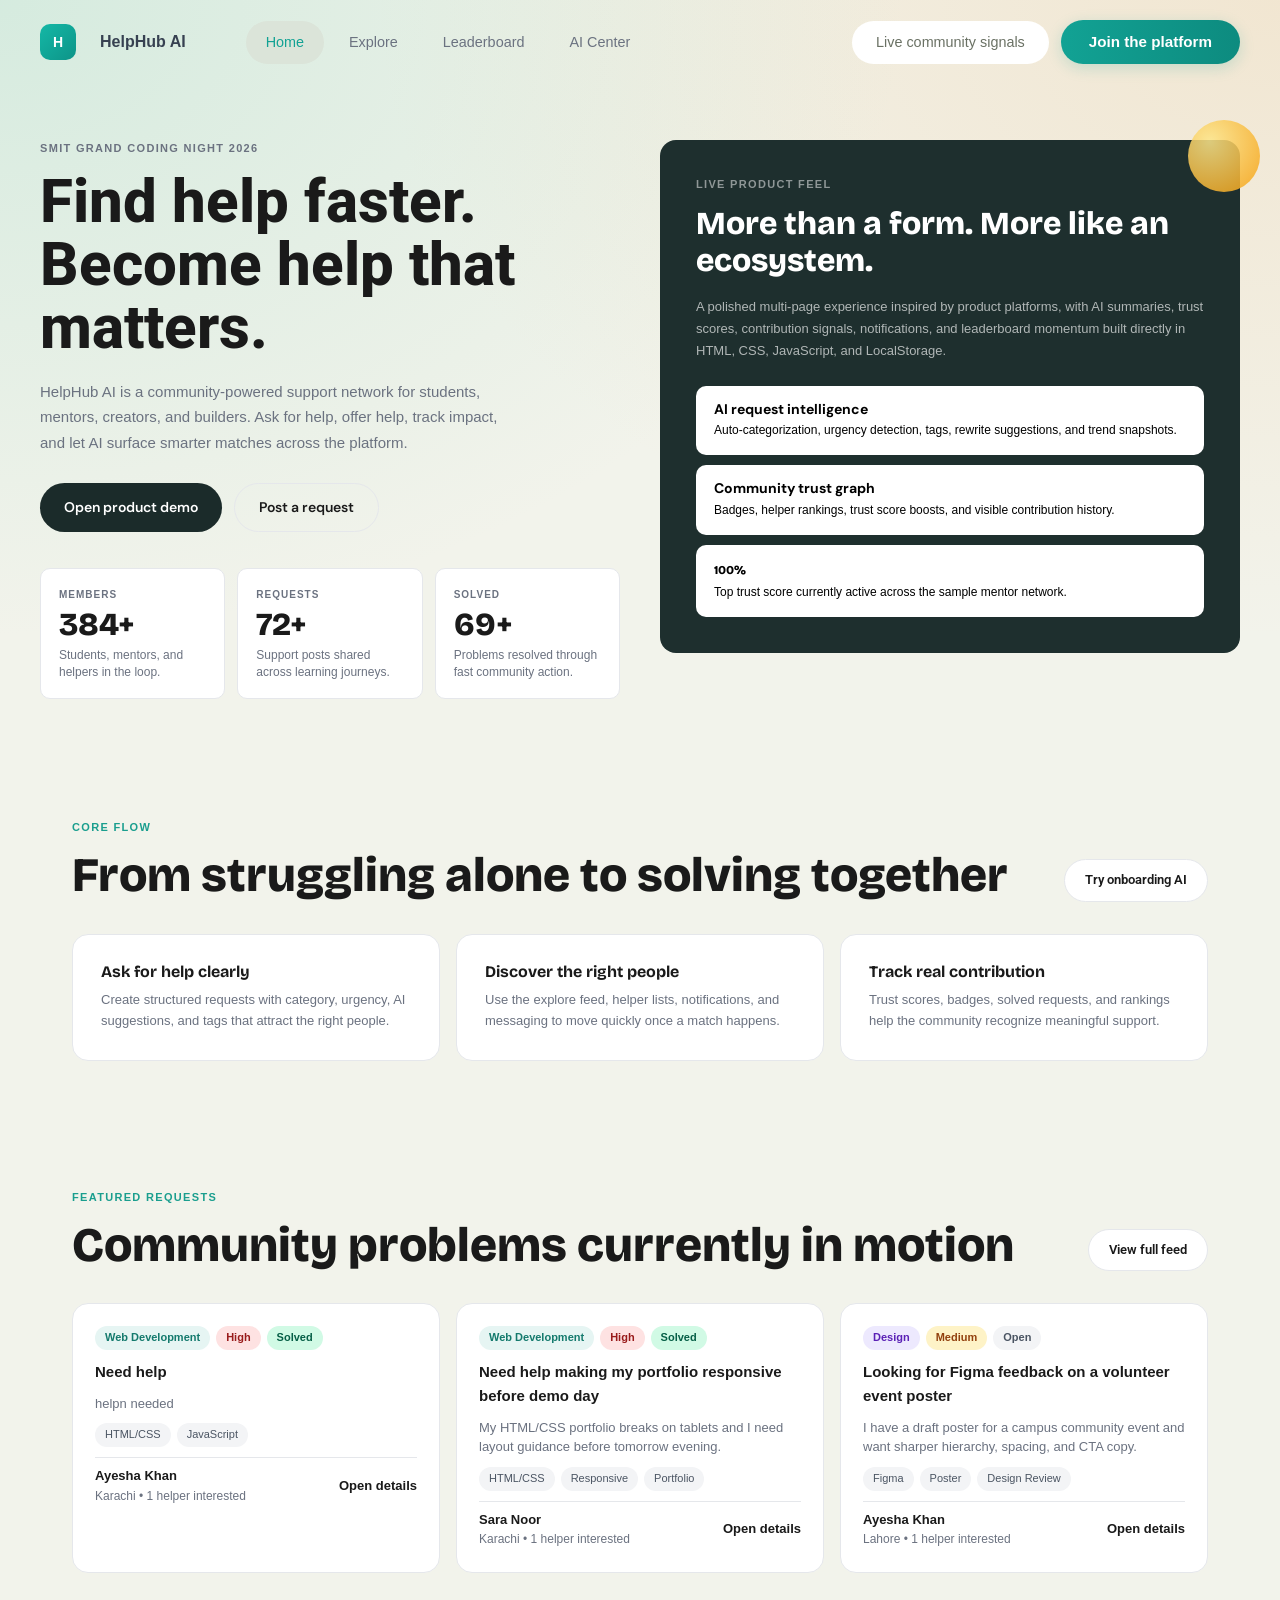
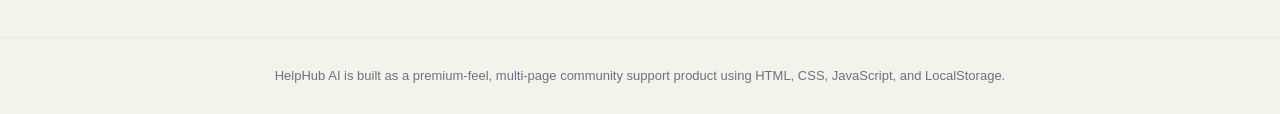
<file: index.html>
<!DOCTYPE html>
<html lang="en">
<head>
<meta charset="UTF-8">
<meta name="viewport" content="width=device-width, initial-scale=1.0">
<title>HelpHub AI | Community Support Platform</title>
<link href="https://fonts.googleapis.com/css2?family=Bricolage+Grotesque:wght@400;500;600;700;800&family=DM+Sans:wght@300;400;500;600&display=swap" rel="stylesheet">
<link rel="stylesheet" href="styles.css">
<link href="https://fonts.googleapis.com/css2?family=Roboto:ital,wght@0,100..900;1,100..900&display=swap" rel="stylesheet">
</head>
<body>

<!-- NAVIGATION -->
<nav class="navbar" id="navbar">
  <div class="nav-inner">
    <a href="index.html" class="nav-logo">
      <span class="logo-box">H</span>
      <span class="logo-text">HelpHub AI</span>
    </a>
    <div class="nav-links">
      <a href="index.html" class="nav-link active">Home</a>
      <a href="explore.html" class="nav-link">Explore</a>
      <a href="leaderboard.html" class="nav-link">Leaderboard</a>
      <a href="ai-center.html" class="nav-link">AI Center</a>
    </div>
    <div class="nav-actions">
      <a href="notifications.html" class="nav-btn-ghost">Live community signals</a>
      <a href="auth.html" class="nav-btn-primary">Join the platform</a>
    </div>
  </div>
</nav>

<!-- HERO SECTION -->
<section class="hero-section">
  <div class="hero-inner">
    <div class="hero-left">
      <p class="eyebrow">SMIT Grand Coding Night 2026</p>
      <h1 class="hero-title">Find help faster. Become help that matters.</h1>
      <p class="hero-desc">HelpHub AI is a community-powered support network for students, mentors, creators, and builders. Ask for help, offer help, track impact, and let AI surface smarter matches across the platform.</p>
      <div class="hero-ctas">
        <a href="dashboard.html" class="btn-primary">Open product demo</a>
        <a href="create-request.html" class="btn-outline">Post a request</a>
      </div>
      <div class="hero-stats">
        <div class="stat-card">
          <p class="stat-label">MEMBERS</p>
          <p class="stat-value" id="statMembers">384+</p>
          <p class="stat-desc">Students, mentors, and helpers in the loop.</p>
        </div>
        <div class="stat-card">
          <p class="stat-label">REQUESTS</p>
          <p class="stat-value" id="statRequests">72+</p>
          <p class="stat-desc">Support posts shared across learning journeys.</p>
        </div>
        <div class="stat-card">
          <p class="stat-label">SOLVED</p>
          <p class="stat-value" id="statSolved">69+</p>
          <p class="stat-desc">Problems resolved through fast community action.</p>
        </div>
      </div>
    </div>
    <div class="hero-right">
      <div class="dark-card">
         <span class="orb"></span>
        <p class="eyebrow-light">LIVE PRODUCT FEEL</p>
        <h2 class="dark-card-title">More than a form. More like an ecosystem.</h2>
        <p class="dark-card-desc">A polished multi-page experience inspired by product platforms, with AI summaries, trust scores, contribution signals, notifications, and leaderboard momentum built directly in HTML, CSS, JavaScript, and LocalStorage.</p>
        <div class="feature-list">
          <div class="feature-item">
            <h4>AI request intelligence</h4>
            <p>Auto-categorization, urgency detection, tags, rewrite suggestions, and trend snapshots.</p>
          </div>
          <div class="feature-item">
            <h4>Community trust graph</h4>
            <p>Badges, helper rankings, trust score boosts, and visible contribution history.</p>
          </div>
          <div class="feature-item">
            <p class="trust-pct">100%</p>
            <p>Top trust score currently active across the sample mentor network.</p>
          </div>
        </div>
      </div>
    </div>
  </div>
</section>

<!-- CORE FLOW -->
<section class="section-flow">
  <div class="container">
    <div class="section-header-row">
      <div>
        <p class="eyebrow-teal">CORE FLOW</p>
        <h2 class="section-title">From struggling alone to solving together</h2>
      </div>
      <a href="onboarding.html" class="btn-pill">Try onboarding AI</a>
    </div>
    <div class="flow-cards">
      <div class="flow-card">
        <h3>Ask for help clearly</h3>
        <p>Create structured requests with category, urgency, AI suggestions, and tags that attract the right people.</p>
      </div>
      <div class="flow-card">
        <h3>Discover the right people</h3>
        <p>Use the explore feed, helper lists, notifications, and messaging to move quickly once a match happens.</p>
      </div>
      <div class="flow-card">
        <h3>Track real contribution</h3>
        <p>Trust scores, badges, solved requests, and rankings help the community recognize meaningful support.</p>
      </div>
    </div>
  </div>
</section>

<!-- FEATURED REQUESTS -->
<section class="section-requests">
  <div class="container">
    <div class="section-header-row">
      <div>
        <p class="eyebrow-teal">FEATURED REQUESTS</p>
        <h2 class="section-title">Community problems currently in motion</h2>
      </div>
      <a href="explore.html" class="btn-pill">View full feed</a>
    </div>
    <div class="request-cards" id="featuredRequests">
      <!-- JS populated -->
    </div>
  </div>
</section>

<footer class="site-footer">
  <div class="container">
    <p>HelpHub AI is built as a premium-feel, multi-page community support product using HTML, CSS, JavaScript, and LocalStorage.</p>
  </div>
</footer>

<script src="data.js"></script>
<script src="app.js"></script>
<script>
  renderFeaturedRequests();
</script>
</body>
</html>
</file>
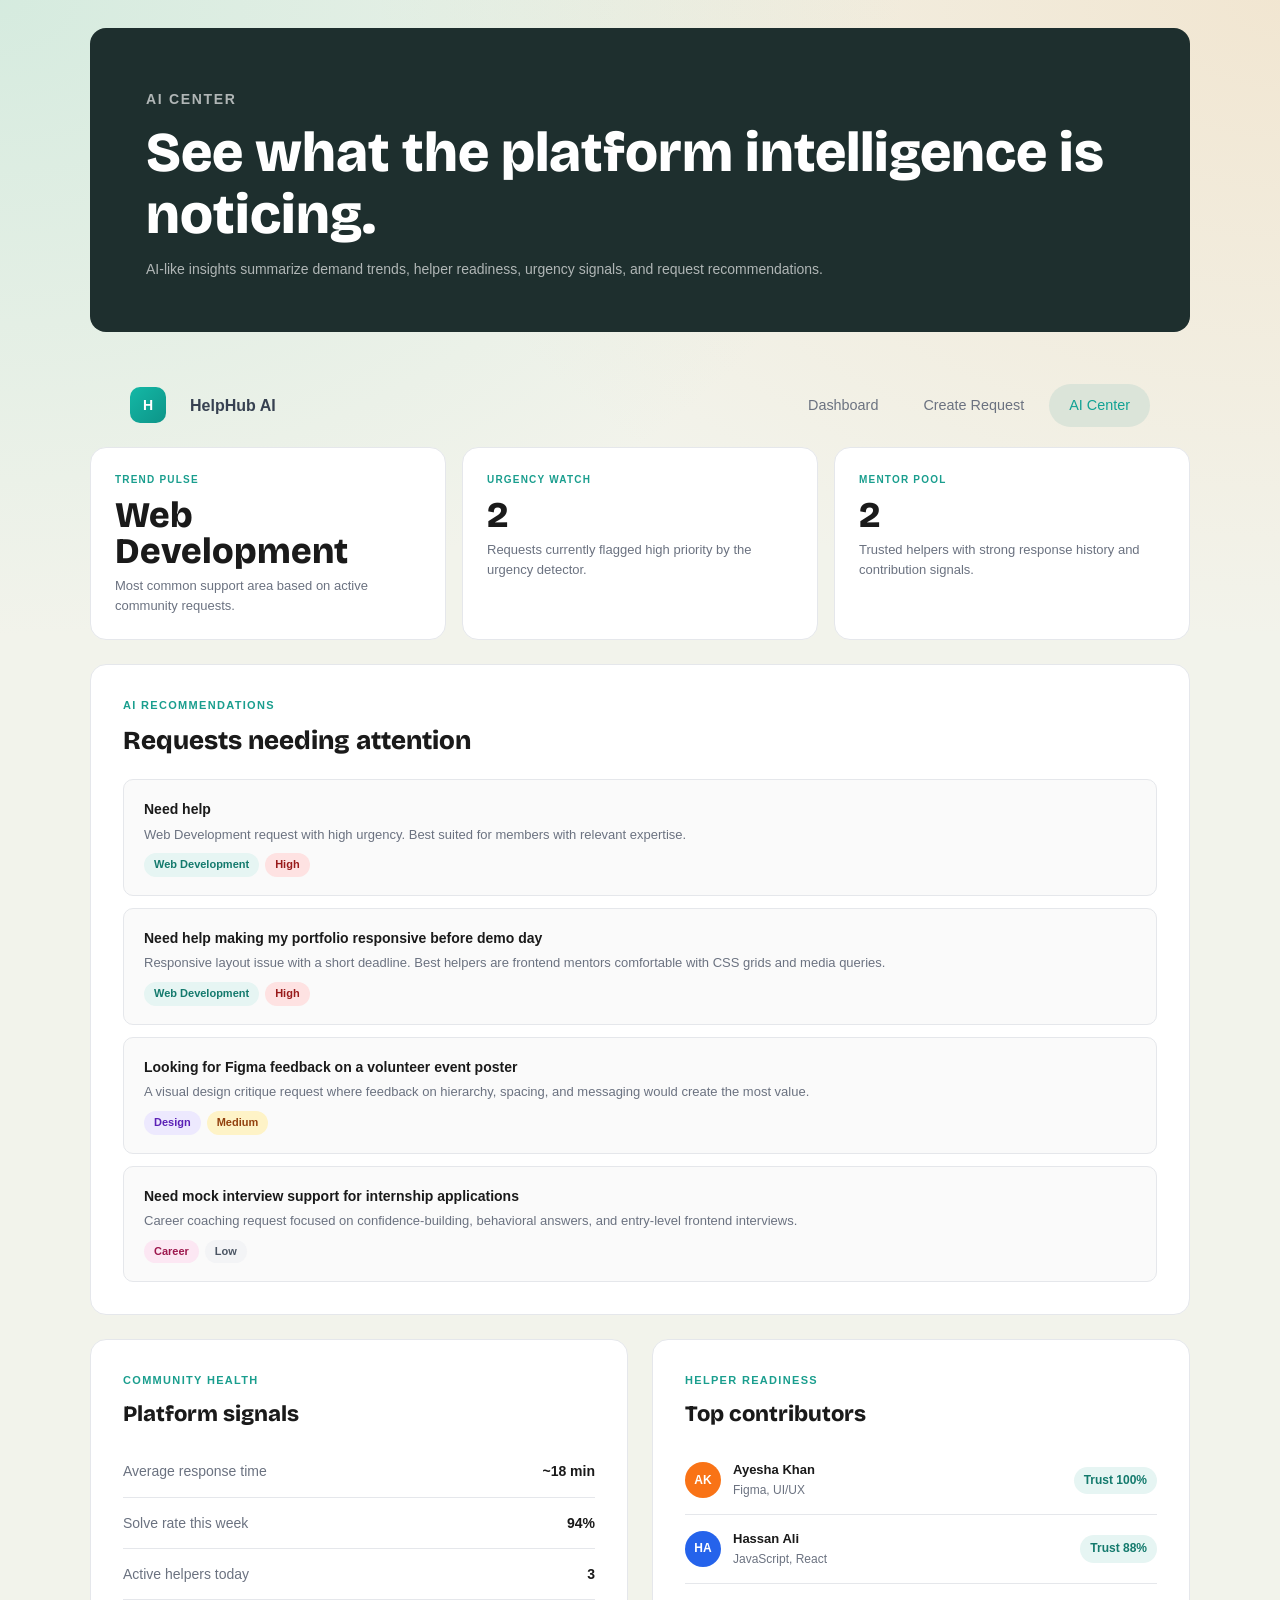
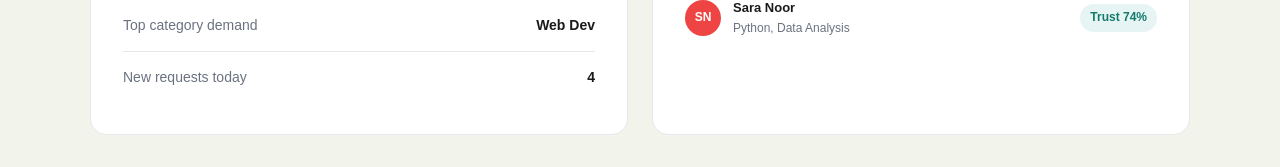
<file: ai-center.html>
<!doctype html>
<html lang="en">
  <head>
    <meta charset="UTF-8" />
    <meta name="viewport" content="width=device-width, initial-scale=1.0" />
    <title>HelpHub AI | AI Center</title>
    <link
      href="https://fonts.googleapis.com/css2?family=Bricolage+Grotesque:wght@400;500;600;700;800&family=DM+Sans:wght@300;400;500;600&display=swap"
      rel="stylesheet"
    />
    <link rel="stylesheet" href="styles.css" />
  </head>
  <body>
    <!-- <nav class="navbar">
  <div class="nav-inner">
    <a href="index.html" class="nav-logo">
      <span class="logo-box">H</span>
      <span class="logo-text">HelpHub AI</span>
    </a>
    <div class="nav-links">
      <a href="dashboard.html" class="nav-link">Dashboard</a>
      <a href="explore.html" class="nav-link">Explore</a>
      <a href="create-request.html" class="nav-link">Create Request</a>
      <a href="ai-center.html" class="nav-link active">AI Center</a>
    </div>
  </div>
</nav> -->

    <div class="page-hero">
      <div class="page-hero-inner">
        <p class="eyebrow-light">AI CENTER</p>
        <h1>See what the platform intelligence is noticing.</h1>
        <p>
          AI-like insights summarize demand trends, helper readiness, urgency
          signals, and request recommendations.
        </p>
      </div>
    </div>

    <div class="page-content">
      <div class="page-inner">
        <nav class="navbar">
          <div class="nav-inner">
            <a href="#" class="nav-logo">
              <div class="logo-box">H</div>
              <span class="logo-text">HelpHub AI</span>
            </a>

            <div class="nav-links">
              <a href="dashboard.html" class="nav-link">Dashboard</a>
              <a href="create-request.html" class="nav-link">Create Request</a>
              <a href="ai-center.html" class="nav-link active">AI Center</a>
            </div>
          </div>
        </nav>

        <!-- AI STATS ROW -->
        <div class="ai-stats-row">
          <div class="ai-stat-card">
            <div class="ai-stat-label">TREND PULSE</div>
            <div class="ai-stat-value">Web<br />Development</div>
            <div class="ai-stat-desc">
              Most common support area based on active community requests.
            </div>
          </div>
          <div class="ai-stat-card">
            <div class="ai-stat-label">URGENCY WATCH</div>
            <div class="ai-stat-value">2</div>
            <div class="ai-stat-desc">
              Requests currently flagged high priority by the urgency detector.
            </div>
          </div>
          <div class="ai-stat-card">
            <div class="ai-stat-label">MENTOR POOL</div>
            <div class="ai-stat-value">2</div>
            <div class="ai-stat-desc">
              Trusted helpers with strong response history and contribution
              signals.
            </div>
          </div>
        </div>

        <!-- AI RECOMMENDATIONS -->
        <div class="card">
          <div class="card-eyebrow">AI RECOMMENDATIONS</div>
          <h3 style="font-size: 26px; font-weight: 800; margin-bottom: 24px">
            Requests needing attention
          </h3>
          <div class="ai-recs-list" id="aiRecs">
            <!-- JS populated -->
          </div>
        </div>

        <!-- INSIGHT CARDS -->
        <div class="two-col" style="margin-top: 24px">
          <div class="card">
            <div class="card-eyebrow">COMMUNITY HEALTH</div>
            <h3 style="font-size: 22px; font-weight: 800; margin-bottom: 20px">
              Platform signals
            </h3>
            <div class="profile-stats-row">
              <div class="profile-stat-row">
                <span class="profile-stat-label">Average response time</span>
                <span class="profile-stat-value">~18 min</span>
              </div>
              <div class="profile-stat-row">
                <span class="profile-stat-label">Solve rate this week</span>
                <span class="profile-stat-value">94%</span>
              </div>
              <div class="profile-stat-row">
                <span class="profile-stat-label">Active helpers today</span>
                <span class="profile-stat-value">3</span>
              </div>
              <div class="profile-stat-row">
                <span class="profile-stat-label">Top category demand</span>
                <span class="profile-stat-value">Web Dev</span>
              </div>
              <div class="profile-stat-row">
                <span class="profile-stat-label">New requests today</span>
                <span class="profile-stat-value">4</span>
              </div>
            </div>
          </div>

          <div class="card">
            <div class="card-eyebrow">HELPER READINESS</div>
            <h3 style="font-size: 22px; font-weight: 800; margin-bottom: 20px">
              Top contributors
            </h3>
            <div id="aiHelpers"></div>
          </div>
        </div>
      </div>
    </div>

    <script src="data.js"></script>
    <script src="app.js"></script>
    <script>
      renderAICenter();

      // Top helpers
      const aiHelpers = document.getElementById("aiHelpers");
      aiHelpers.innerHTML = USERS.map(
        (u) => `
    <div class="helper-mini-row">
      <div class="helper-avatar" style="background:${u.color};width:36px;height:36px;font-size:12px;">${u.initials}</div>
      <div style="flex:1;">
        <div style="font-weight:700;font-size:13px;">${u.name}</div>
        <div style="font-size:12px;color:var(--muted);">${u.skills.slice(0, 2).join(", ")}</div>
      </div>
      <span class="trust-badge">Trust ${u.trust}%</span>
    </div>
  `,
      ).join("");
    </script>
  </body>
</html>
</file>
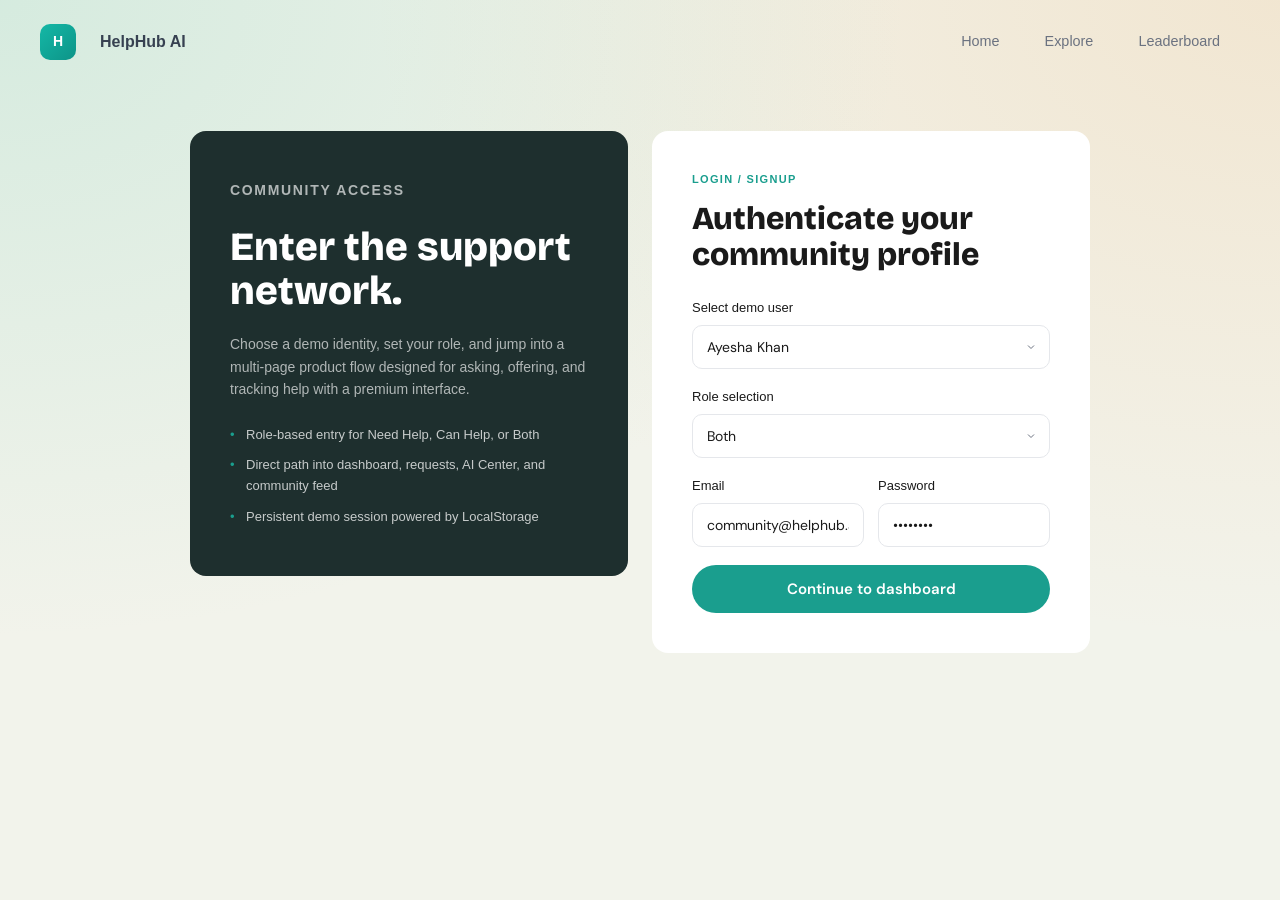
<file: auth.html>
<!DOCTYPE html>
<html lang="en">
<head>
<meta charset="UTF-8">
<meta name="viewport" content="width=device-width, initial-scale=1.0">
<title>HelpHub AI | Login / Signup</title>
<link href="https://fonts.googleapis.com/css2?family=Bricolage+Grotesque:wght@400;500;600;700;800&family=DM+Sans:wght@300;400;500;600&display=swap" rel="stylesheet">
<link rel="stylesheet" href="styles.css">
</head>
<body>

<nav class="navbar">
  <div class="nav-inner">
    <a href="index.html" class="nav-logo">
      <span class="logo-box">H</span>
      <span class="logo-text">HelpHub AI</span>
    </a>
    <div class="nav-links">
      <a href="index.html" class="nav-link">Home</a>
      <a href="explore.html" class="nav-link">Explore</a>
      <a href="leaderboard.html" class="nav-link">Leaderboard</a>
    </div>
  </div>
</nav>

<section class="auth-section">
  <div class="auth-inner">
    <div class="auth-left">
      <p class="eyebrow-light">COMMUNITY ACCESS</p>
      <h1>Enter the support network.</h1>
      <p>Choose a demo identity, set your role, and jump into a multi-page product flow designed for asking, offering, and tracking help with a premium interface.</p>
      <ul>
        <li>Role-based entry for Need Help, Can Help, or Both</li>
        <li>Direct path into dashboard, requests, AI Center, and community feed</li>
        <li>Persistent demo session powered by LocalStorage</li>
      </ul>
    </div>
    <div class="auth-right">
      <p class="eyebrow-teal">LOGIN / SIGNUP</p>
      <h2>Authenticate your community profile</h2>
      <div class="form-group">
        <label class="form-label" for="demoUser">Select demo user</label>
        <select class="form-select" id="demoUser">
          <option>Ayesha Khan</option>
          <option>Hassan Ali</option>
          <option>Sara Noor</option>
        </select>
      </div>
      <div class="form-group">
        <label class="form-label" for="roleSelect">Role selection</label>
        <select class="form-select" id="roleSelect">
          <option>Both</option>
          <option>Need Help</option>
          <option>Can Help</option>
        </select>
      </div>
      <div class="form-row">
        <div>
          <label class="form-label">Email</label>
          <input class="form-input" type="email" value="community@helphub.ai" readonly>
        </div>
        <div>
          <label class="form-label">Password</label>
          <input class="form-input" type="password" value="demo1234" readonly>
        </div>
      </div>
      <button class="btn-full teal" onclick="handleAuth()">Continue to dashboard</button>
    </div>
  </div>
</section>

<script src="data.js"></script>
<script src="app.js"></script>
</body>
</html>
</file>
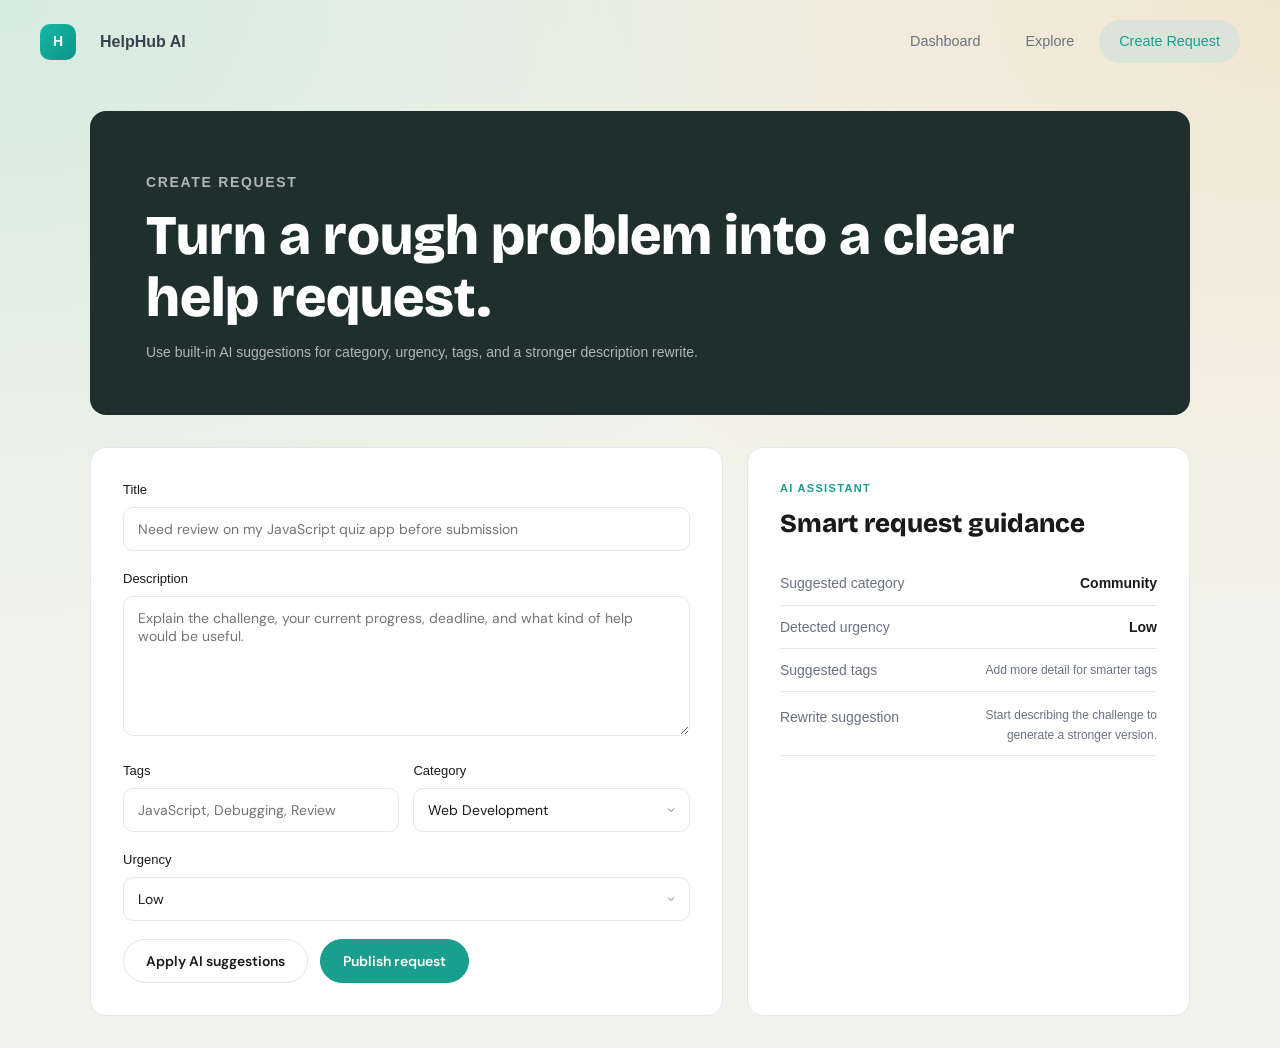
<file: create-request.html>
<!DOCTYPE html>
<html lang="en">
<head>
<meta charset="UTF-8">
<meta name="viewport" content="width=device-width, initial-scale=1.0">
<title>HelpHub AI | Create Request</title>
<link href="https://fonts.googleapis.com/css2?family=Bricolage+Grotesque:wght@400;500;600;700;800&family=DM+Sans:wght@300;400;500;600&display=swap" rel="stylesheet">
<link rel="stylesheet" href="styles.css">
</head>
<body>

<nav class="navbar">
  <div class="nav-inner">
    <a href="index.html" class="nav-logo">
      <span class="logo-box">H</span>
      <span class="logo-text">HelpHub AI</span>
    </a>
    <div class="nav-links">
      <a href="dashboard.html" class="nav-link">Dashboard</a>
      <a href="explore.html" class="nav-link">Explore</a>
      <a href="create-request.html" class="nav-link active">Create Request</a>
    </div>
  </div>
</nav>

<div class="page-hero">
  <div class="page-hero-inner">
    <p class="eyebrow-light">CREATE REQUEST</p>
    <h1>Turn a rough problem into a clear help request.</h1>
    <p>Use built-in AI suggestions for category, urgency, tags, and a stronger description rewrite.</p>
  </div>
</div>

<div class="page-content">
  <div class="page-inner">
    <div class="create-layout">

      <!-- FORM -->
      <div class="card">
        <div class="form-group">
          <label class="form-label" for="reqTitleInput">Title</label>
          <input class="form-input" id="reqTitleInput" type="text"
            placeholder="Need review on my JavaScript quiz app before submission"
            oninput="updateAIGuidance()">
        </div>

        <div class="form-group">
          <label class="form-label" for="reqDescInput">Description</label>
          <textarea class="form-textarea" id="reqDescInput" style="min-height:140px;"
            placeholder="Explain the challenge, your current progress, deadline, and what kind of help would be useful."></textarea>
        </div>

        <div class="form-row">
          <div>
            <label class="form-label" for="reqTags">Tags</label>
            <input class="form-input" id="reqTags" type="text" placeholder="JavaScript, Debugging, Review">
          </div>
          <div>
            <label class="form-label" for="reqCategory">Category</label>
            <select class="form-select" id="reqCategory">
              <option>Web Development</option>
              <option>Design</option>
              <option>Career</option>
              <option>Community</option>
              <option>Data</option>
            </select>
          </div>
        </div>

        <div class="form-group">
          <label class="form-label" for="reqUrgency">Urgency</label>
          <select class="form-select" id="reqUrgency">
            <option>High</option>
            <option>Medium</option>
            <option selected>Low</option>
          </select>
        </div>

        <div style="display:flex;gap:12px;flex-wrap:wrap;margin-top:8px;">
          <button class="apply-btn" onclick="applyAISuggestions()">Apply AI suggestions</button>
          <button class="publish-btn" onclick="handleCreateRequest()">Publish request</button>
        </div>
      </div>

      <!-- AI ASSISTANT -->
      <div class="card">
        <div class="card-eyebrow">AI ASSISTANT</div>
        <h3 style="font-size:26px;font-weight:800;margin-bottom:24px;">Smart request guidance</h3>

        <div class="ai-guidance-row">
          <span class="ai-guidance-label">Suggested category</span>
          <span class="ai-guidance-value" id="aiCategory">Community</span>
        </div>
        <div class="ai-guidance-row">
          <span class="ai-guidance-label">Detected urgency</span>
          <span class="ai-guidance-value" id="aiUrgency">Low</span>
        </div>
        <div class="ai-guidance-row">
          <span class="ai-guidance-label">Suggested tags</span>
          <span class="ai-guidance-value hint" id="aiTagsSugg">Add more detail for smarter tags</span>
        </div>
        <div class="ai-guidance-row" style="align-items:flex-start;padding-top:14px;">
          <span class="ai-guidance-label">Rewrite suggestion</span>
          <span class="ai-guidance-value hint" id="aiRewrite" style="max-width:200px;">Start describing the challenge to generate a stronger version.</span>
        </div>
      </div>

    </div>
  </div>
</div>

<script src="data.js"></script>
<script src="app.js"></script>
</body>
</html>
</file>
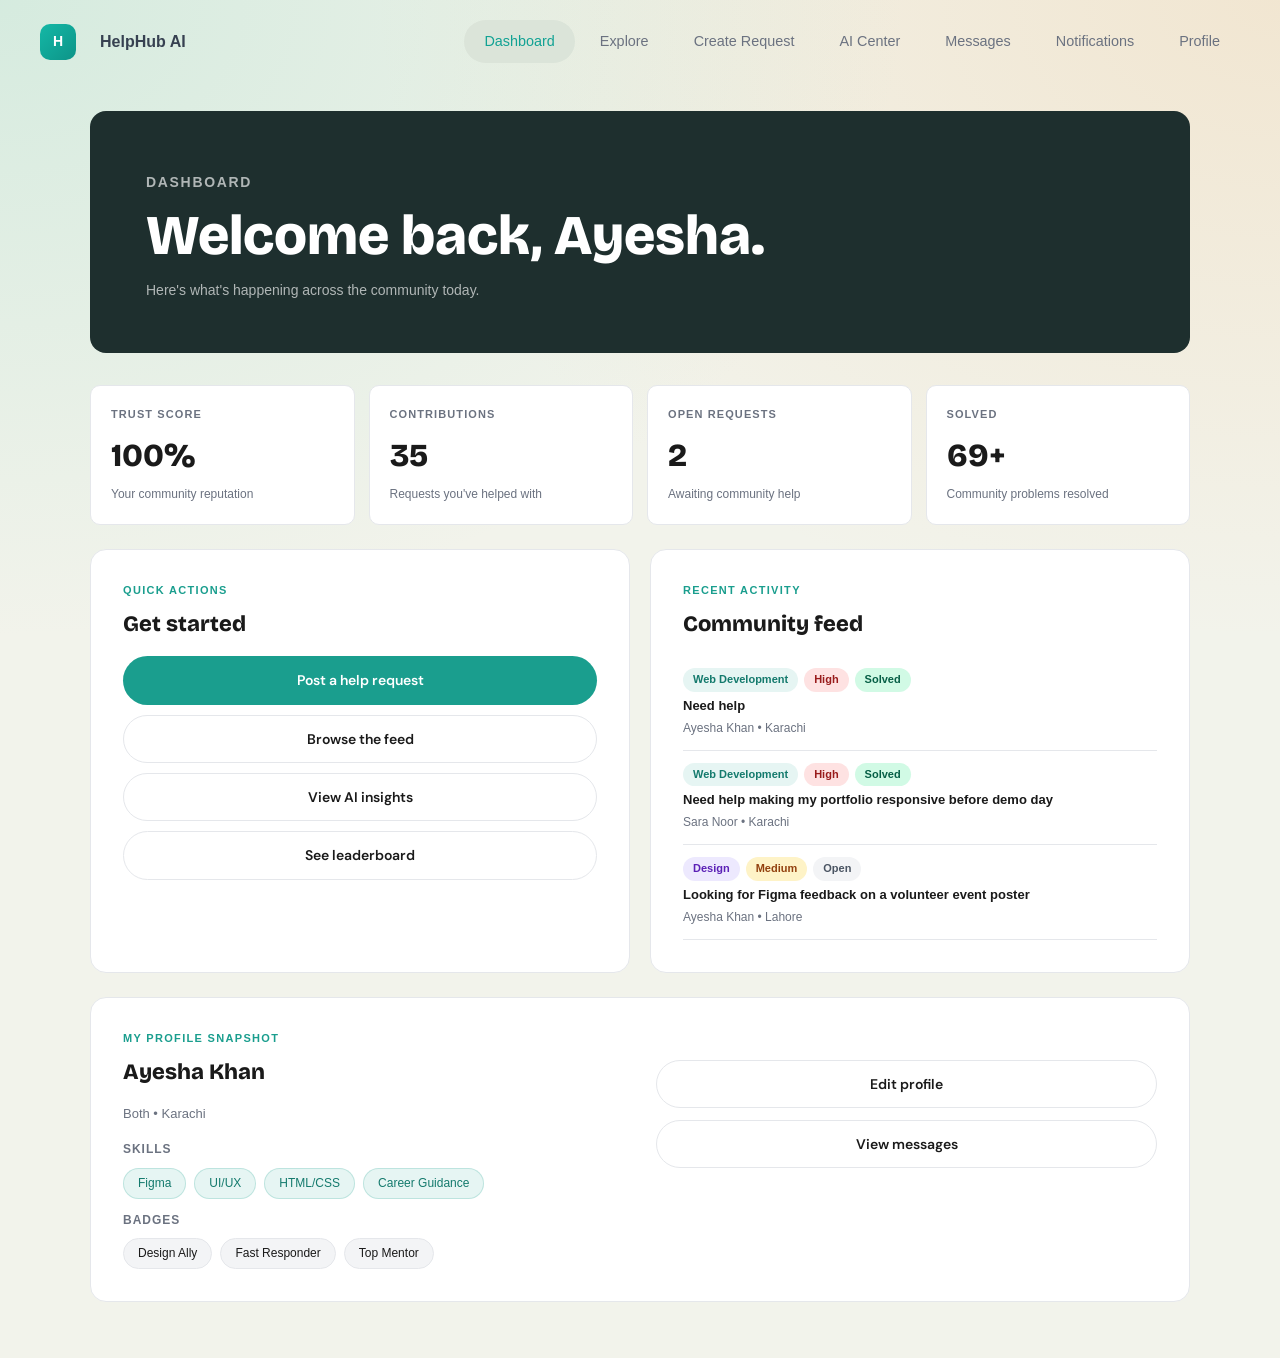
<file: dashboard.html>
<!DOCTYPE html>
<html lang="en">
<head>
<meta charset="UTF-8">
<meta name="viewport" content="width=device-width, initial-scale=1.0">
<title>HelpHub AI | Dashboard</title>
<link href="https://fonts.googleapis.com/css2?family=Bricolage+Grotesque:wght@400;500;600;700;800&family=DM+Sans:wght@300;400;500;600&display=swap" rel="stylesheet">
<link rel="stylesheet" href="styles.css">
</head>
<body>

<nav class="navbar">
  <div class="nav-inner">
    <a href="index.html" class="nav-logo">
      <span class="logo-box">H</span>
      <span class="logo-text">HelpHub AI</span>
    </a>
    <div class="nav-links">
      <a href="dashboard.html" class="nav-link active">Dashboard</a>
      <a href="explore.html" class="nav-link">Explore</a>
      <a href="create-request.html" class="nav-link">Create Request</a>
      <a href="ai-center.html" class="nav-link">AI Center</a>
      <a href="messages.html" class="nav-link">Messages</a>
      <a href="notifications.html" class="nav-link">Notifications</a>
      <a href="profile.html" class="nav-link">Profile</a>
    </div>
  </div>
</nav>

<div class="page-hero">
  <div class="page-hero-inner" id="dashHero">
    <p class="eyebrow-light">DASHBOARD</p>
    <h1 id="dashGreeting">Welcome back.</h1>
    <p id="dashSubtitle">Here's what's happening across the community today.</p>
  </div>
</div>

<div class="page-content">
  <div class="page-inner">

    <div class="dash-stat-row">
      <div class="dash-stat">
        <div class="dash-stat-label">Trust Score</div>
        <div class="dash-stat-value" id="dashTrust">100%</div>
        <div class="dash-stat-sub">Your community reputation</div>
      </div>
      <div class="dash-stat">
        <div class="dash-stat-label">Contributions</div>
        <div class="dash-stat-value" id="dashContrib">35</div>
        <div class="dash-stat-sub">Requests you've helped with</div>
      </div>
      <div class="dash-stat">
        <div class="dash-stat-label">Open Requests</div>
        <div class="dash-stat-value">2</div>
        <div class="dash-stat-sub">Awaiting community help</div>
      </div>
      <div class="dash-stat">
        <div class="dash-stat-label">Solved</div>
        <div class="dash-stat-value">69+</div>
        <div class="dash-stat-sub">Community problems resolved</div>
      </div>
    </div>

    <div class="dashboard-grid">
      <div class="card">
        <div class="card-eyebrow">QUICK ACTIONS</div>
        <h3 class="card-title" style="font-size:22px;">Get started</h3>
        <div style="display:flex;flex-direction:column;gap:10px;">
          <a href="create-request.html" class="btn-teal" style="text-align:center;">Post a help request</a>
          <a href="explore.html" class="btn-outline" style="text-align:center;">Browse the feed</a>
          <a href="ai-center.html" class="btn-outline" style="text-align:center;">View AI insights</a>
          <a href="leaderboard.html" class="btn-outline" style="text-align:center;">See leaderboard</a>
        </div>
      </div>

      <div class="card">
        <div class="card-eyebrow">RECENT ACTIVITY</div>
        <h3 class="card-title" style="font-size:22px;">Community feed</h3>
        <div id="dashFeed"></div>
      </div>
    </div>

    <div class="card dashboard-full">
      <div class="card-eyebrow">MY PROFILE SNAPSHOT</div>
      <div style="display:grid;grid-template-columns:1fr 1fr;gap:32px;align-items:start;">
        <div>
          <h3 class="card-title" style="font-size:22px;" id="dashName">Ayesha Khan</h3>
          <p style="color:var(--muted);font-size:13px;margin-bottom:16px;" id="dashRole">Both • Karachi</p>
          <div style="margin-bottom:12px;">
            <p style="font-size:12px;font-weight:600;text-transform:uppercase;letter-spacing:0.08em;color:var(--muted);margin-bottom:8px;">Skills</p>
            <div class="skills-chips" id="dashSkills"></div>
          </div>
          <div>
            <p style="font-size:12px;font-weight:600;text-transform:uppercase;letter-spacing:0.08em;color:var(--muted);margin-bottom:8px;">Badges</p>
            <div class="badges-chips" id="dashBadges"></div>
          </div>
        </div>
        <div>
          <a href="profile.html" class="btn-outline" style="display:block;text-align:center;margin-bottom:12px;">Edit profile</a>
          <a href="messages.html" class="btn-outline" style="display:block;text-align:center;">View messages</a>
        </div>
      </div>
    </div>

  </div>
</div>

<script src="data.js"></script>
<script src="app.js"></script>
<script>
  const user = getCurrentUser();
  document.getElementById('dashGreeting').textContent = `Welcome back, ${user.name.split(' ')[0]}.`;
  document.getElementById('dashTrust').textContent = user.trust + '%';
  document.getElementById('dashContrib').textContent = user.contributions;
  document.getElementById('dashName').textContent = user.name;
  document.getElementById('dashRole').textContent = `${user.role} • ${user.location}`;
  document.getElementById('dashSkills').innerHTML = user.skills.map(s => `<span class="chip teal">${s}</span>`).join('');
  document.getElementById('dashBadges').innerHTML = user.badges.map(b => `<span class="chip">${b}</span>`).join('');

  // Recent feed
  const feed = document.getElementById('dashFeed');
  feed.innerHTML = REQUESTS.slice(0, 3).map(r => `
    <div style="padding:12px 0;border-bottom:1px solid var(--border);cursor:pointer;" onclick="location.href='request-detail.html?id=${r.id}'">
      <div style="display:flex;gap:6px;flex-wrap:wrap;margin-bottom:4px;">
        <span class="tag ${tagClass(r.category)}">${r.category}</span>
        <span class="tag ${tagClass(r.urgency)}">${r.urgency}</span>
        <span class="tag ${tagClass(r.status)}">${r.status}</span>
      </div>
      <div style="font-weight:700;font-size:13px;margin-bottom:2px;">${r.title}</div>
      <div style="font-size:12px;color:var(--muted);">${r.author} • ${r.location}</div>
    </div>
  `).join('');
</script>
</body>
</html>
</file>
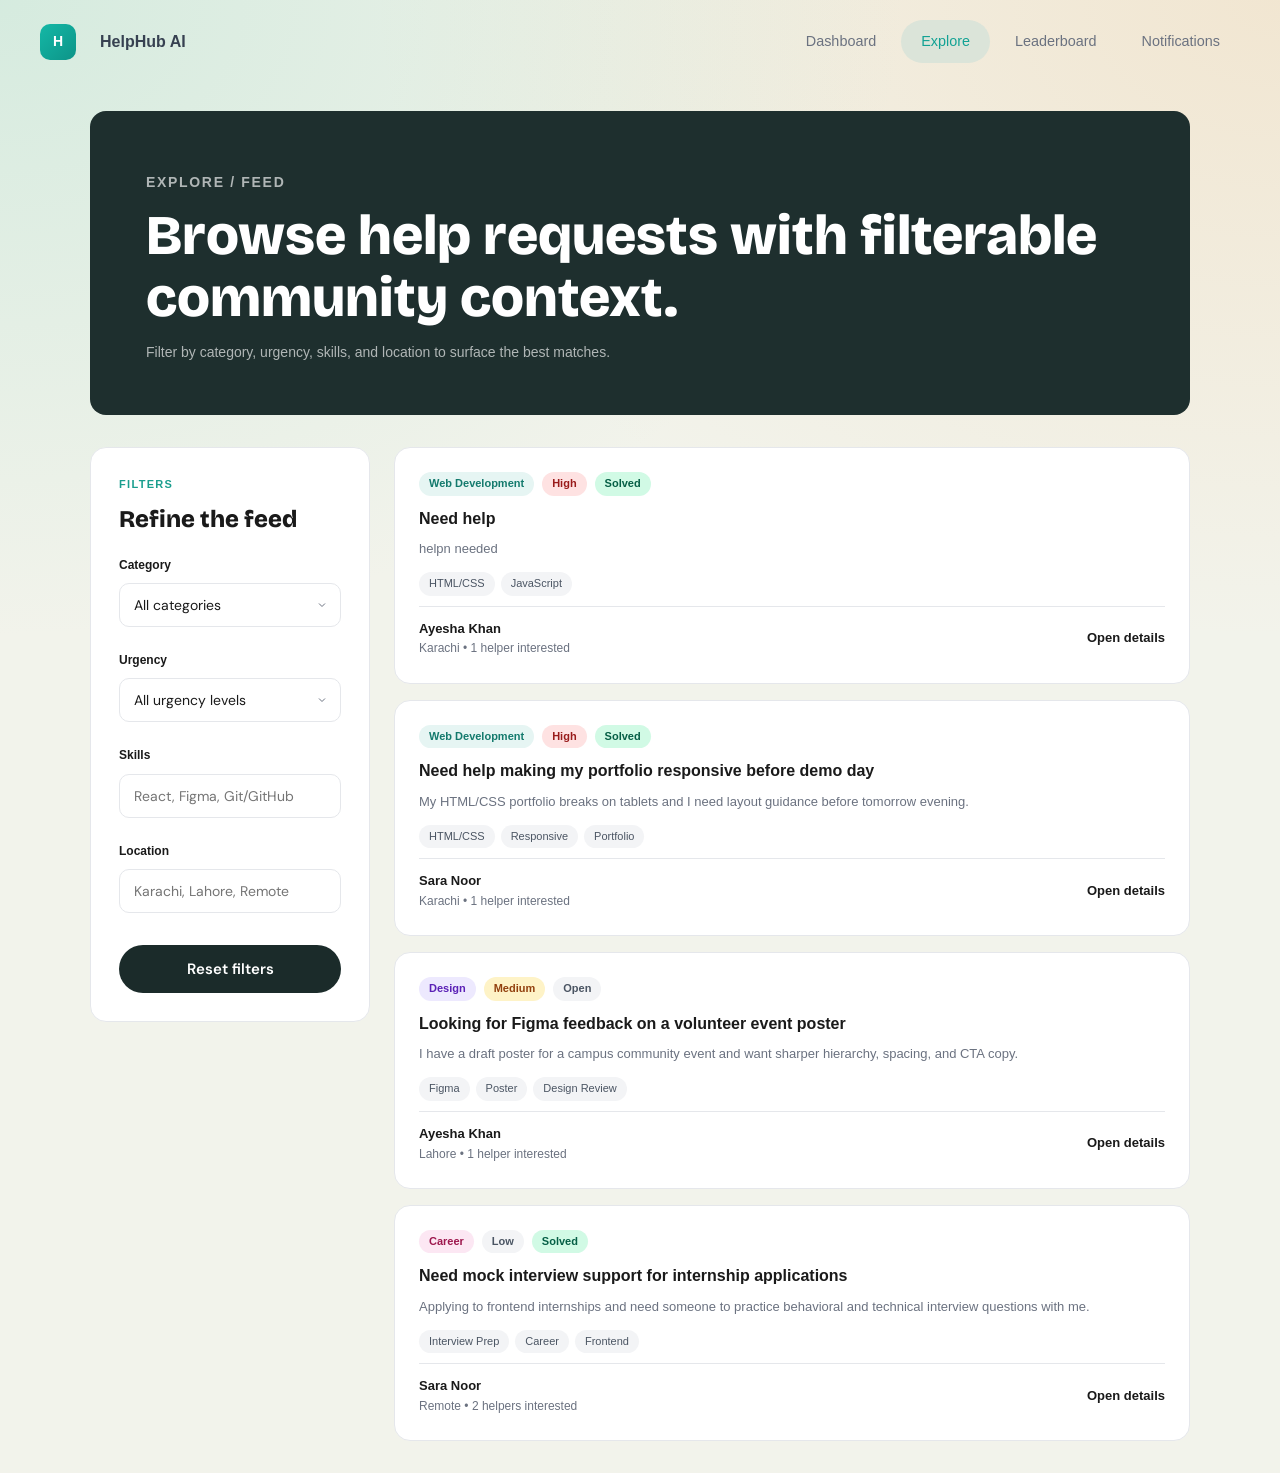
<file: explore.html>
<!DOCTYPE html>
<html lang="en">
<head>
<meta charset="UTF-8">
<meta name="viewport" content="width=device-width, initial-scale=1.0">
<title>HelpHub AI | Explore</title>
<link href="https://fonts.googleapis.com/css2?family=Bricolage+Grotesque:wght@400;500;600;700;800&family=DM+Sans:wght@300;400;500;600&display=swap" rel="stylesheet">
<link rel="stylesheet" href="styles.css">
</head>
<body>

<nav class="navbar">
  <div class="nav-inner">
    <a href="index.html" class="nav-logo">
      <span class="logo-box">H</span>
      <span class="logo-text">HelpHub AI</span>
    </a>
    <div class="nav-links">
      <a href="dashboard.html" class="nav-link">Dashboard</a>
      <a href="explore.html" class="nav-link active">Explore</a>
      <a href="leaderboard.html" class="nav-link">Leaderboard</a>
      <a href="notifications.html" class="nav-link">Notifications</a>
    </div>
  </div>
</nav>

<div class="page-hero">
  <div class="page-hero-inner">
    <p class="eyebrow-light">EXPLORE / FEED</p>
    <h1>Browse help requests with filterable community context.</h1>
    <p>Filter by category, urgency, skills, and location to surface the best matches.</p>
  </div>
</div>

<div class="page-content">
  <div class="page-inner">
    <div class="explore-layout">

      <!-- FILTERS -->
      <div class="filters-panel">
        <div class="card-eyebrow">FILTERS</div>
        <h3 style="font-size:24px;font-weight:800;margin-bottom:24px;">Refine the feed</h3>

        <div class="filter-section">
          <label class="filter-label">Category</label>
          <select class="form-select" id="filterCategory" onchange="applyFilters()">
            <option value="all">All categories</option>
            <option value="Web Development">Web Development</option>
            <option value="Design">Design</option>
            <option value="Career">Career</option>
            <option value="Community">Community</option>
          </select>
        </div>

        <div class="filter-section">
          <label class="filter-label">Urgency</label>
          <select class="form-select" id="filterUrgency" onchange="applyFilters()">
            <option value="all">All urgency levels</option>
            <option value="High">High</option>
            <option value="Medium">Medium</option>
            <option value="Low">Low</option>
          </select>
        </div>

        <div class="filter-section">
          <label class="filter-label">Skills</label>
          <input class="form-input" type="text" placeholder="React, Figma, Git/GitHub" id="filterSkills" oninput="applyFilters()">
        </div>

        <div class="filter-section">
          <label class="filter-label">Location</label>
          <input class="form-input" type="text" placeholder="Karachi, Lahore, Remote" id="filterLocation" oninput="applyFilters()">
        </div>

        <button class="btn-full dark" style="margin-top:8px;" onclick="resetFilters()">Reset filters</button>
      </div>

      <!-- FEED -->
      <div class="explore-feed" id="exploreFeed">
        <!-- JS populated -->
      </div>

    </div>
  </div>
</div>

<script src="data.js"></script>
<script src="app.js"></script>
<script>
  function applyFilters() {
    const category = document.getElementById('filterCategory').value;
    const urgency = document.getElementById('filterUrgency').value;
    renderExploreFeed({ category, urgency });
  }

  function resetFilters() {
    document.getElementById('filterCategory').value = 'all';
    document.getElementById('filterUrgency').value = 'all';
    document.getElementById('filterSkills').value = '';
    document.getElementById('filterLocation').value = '';
    renderExploreFeed({});
  }

  renderExploreFeed({});
</script>
</body>
</html>
</file>
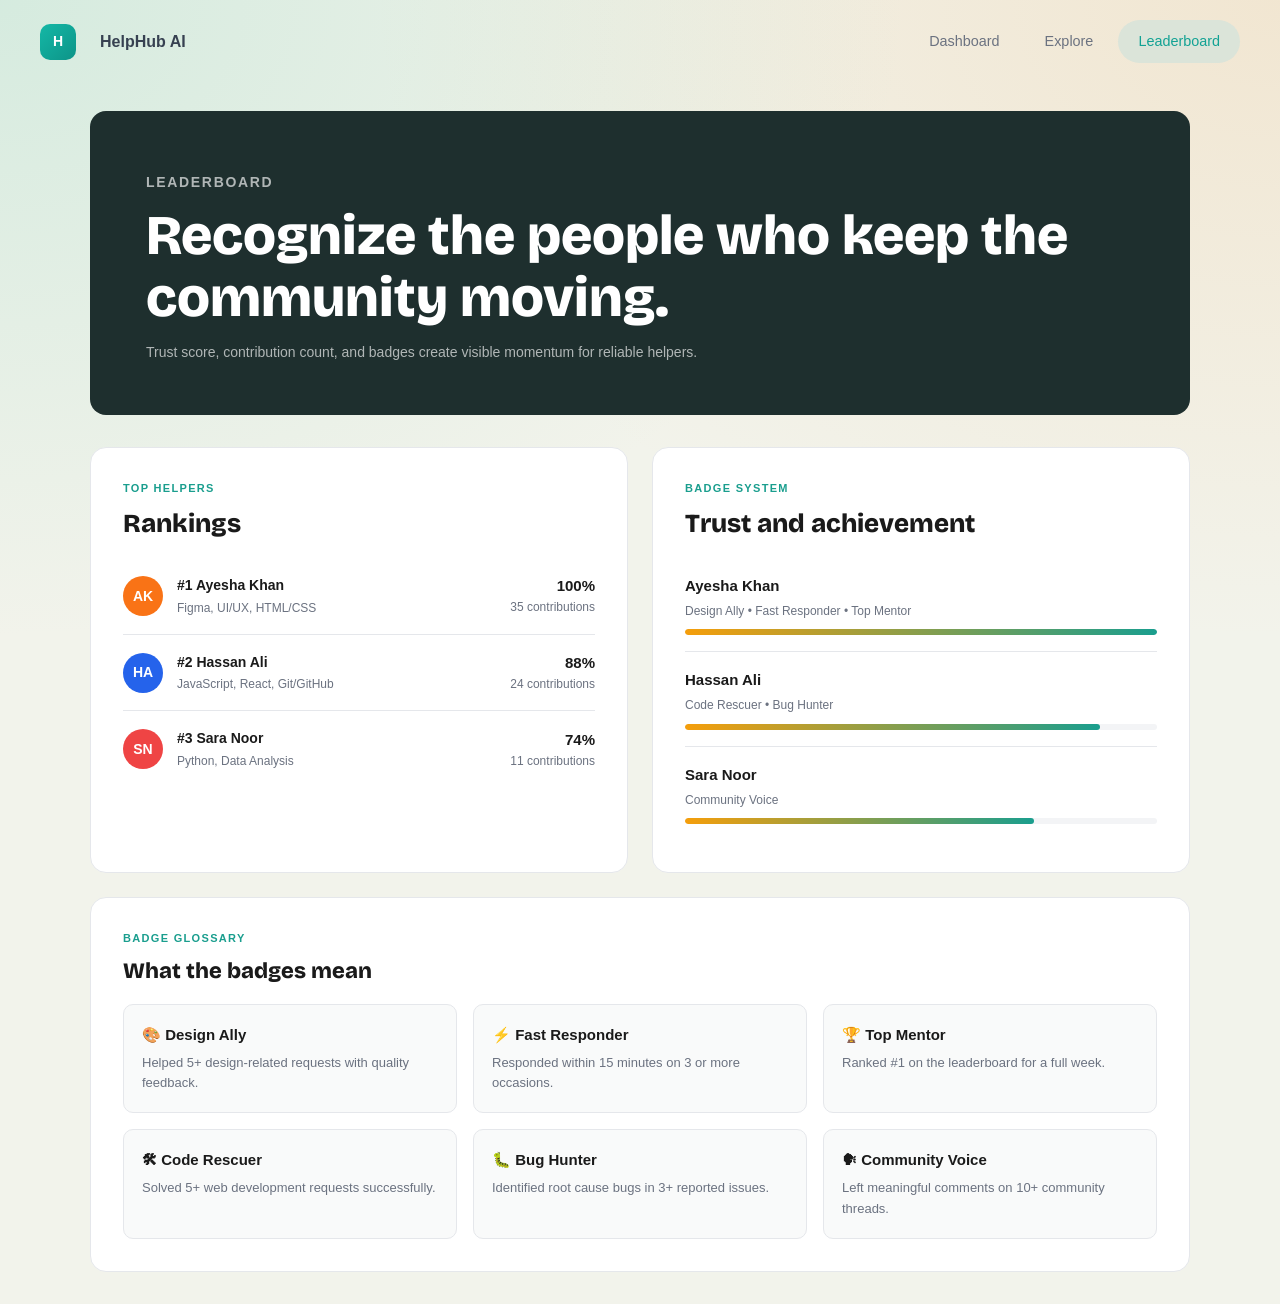
<file: leaderboard.html>
<!DOCTYPE html>
<html lang="en">
<head>
<meta charset="UTF-8">
<meta name="viewport" content="width=device-width, initial-scale=1.0">
<title>HelpHub AI | Leaderboard</title>
<link href="https://fonts.googleapis.com/css2?family=Bricolage+Grotesque:wght@400;500;600;700;800&family=DM+Sans:wght@300;400;500;600&display=swap" rel="stylesheet">
<link rel="stylesheet" href="styles.css">
</head>
<body>

<nav class="navbar">
  <div class="nav-inner">
    <a href="index.html" class="nav-logo">
      <span class="logo-box">H</span>
      <span class="logo-text">HelpHub AI</span>
    </a>
    <div class="nav-links">
      <a href="dashboard.html" class="nav-link">Dashboard</a>
      <a href="explore.html" class="nav-link">Explore</a>
      <a href="leaderboard.html" class="nav-link active">Leaderboard</a>
    </div>
  </div>
</nav>

<div class="page-hero">
  <div class="page-hero-inner">
    <p class="eyebrow-light">LEADERBOARD</p>
    <h1>Recognize the people who keep the community moving.</h1>
    <p>Trust score, contribution count, and badges create visible momentum for reliable helpers.</p>
  </div>
</div>

<div class="page-content">
  <div class="page-inner">
    <div class="leaderboard-layout">

      <div class="card">
        <div class="card-eyebrow">TOP HELPERS</div>
        <h3 style="font-size:26px;font-weight:800;margin-bottom:20px;">Rankings</h3>
        <div id="helperRankings"></div>
      </div>

      <div class="card">
        <div class="card-eyebrow">BADGE SYSTEM</div>
        <h3 style="font-size:26px;font-weight:800;margin-bottom:20px;">Trust and achievement</h3>
        <div id="badgeRankings"></div>
      </div>

    </div>

    <!-- ACHIEVEMENTS SECTION -->
    <div class="card" style="margin-top:24px;">
      <div class="card-eyebrow">BADGE GLOSSARY</div>
      <h3 style="font-size:22px;font-weight:800;margin-bottom:20px;">What the badges mean</h3>
      <div class="three-col">
        <div style="padding:18px;border-radius:var(--radius-sm);background:#f9fafa;border:1px solid var(--border);">
          <div style="font-weight:800;font-size:15px;margin-bottom:6px;">🎨 Design Ally</div>
          <div style="font-size:13px;color:var(--muted);">Helped 5+ design-related requests with quality feedback.</div>
        </div>
        <div style="padding:18px;border-radius:var(--radius-sm);background:#f9fafa;border:1px solid var(--border);">
          <div style="font-weight:800;font-size:15px;margin-bottom:6px;">⚡ Fast Responder</div>
          <div style="font-size:13px;color:var(--muted);">Responded within 15 minutes on 3 or more occasions.</div>
        </div>
        <div style="padding:18px;border-radius:var(--radius-sm);background:#f9fafa;border:1px solid var(--border);">
          <div style="font-weight:800;font-size:15px;margin-bottom:6px;">🏆 Top Mentor</div>
          <div style="font-size:13px;color:var(--muted);">Ranked #1 on the leaderboard for a full week.</div>
        </div>
        <div style="padding:18px;border-radius:var(--radius-sm);background:#f9fafa;border:1px solid var(--border);">
          <div style="font-weight:800;font-size:15px;margin-bottom:6px;">🛠 Code Rescuer</div>
          <div style="font-size:13px;color:var(--muted);">Solved 5+ web development requests successfully.</div>
        </div>
        <div style="padding:18px;border-radius:var(--radius-sm);background:#f9fafa;border:1px solid var(--border);">
          <div style="font-weight:800;font-size:15px;margin-bottom:6px;">🐛 Bug Hunter</div>
          <div style="font-size:13px;color:var(--muted);">Identified root cause bugs in 3+ reported issues.</div>
        </div>
        <div style="padding:18px;border-radius:var(--radius-sm);background:#f9fafa;border:1px solid var(--border);">
          <div style="font-weight:800;font-size:15px;margin-bottom:6px;">🗣 Community Voice</div>
          <div style="font-size:13px;color:var(--muted);">Left meaningful comments on 10+ community threads.</div>
        </div>
      </div>
    </div>

  </div>
</div>

<script src="data.js"></script>
<script src="app.js"></script>
<script>
  renderLeaderboard();
</script>
</body>
</html>
</file>
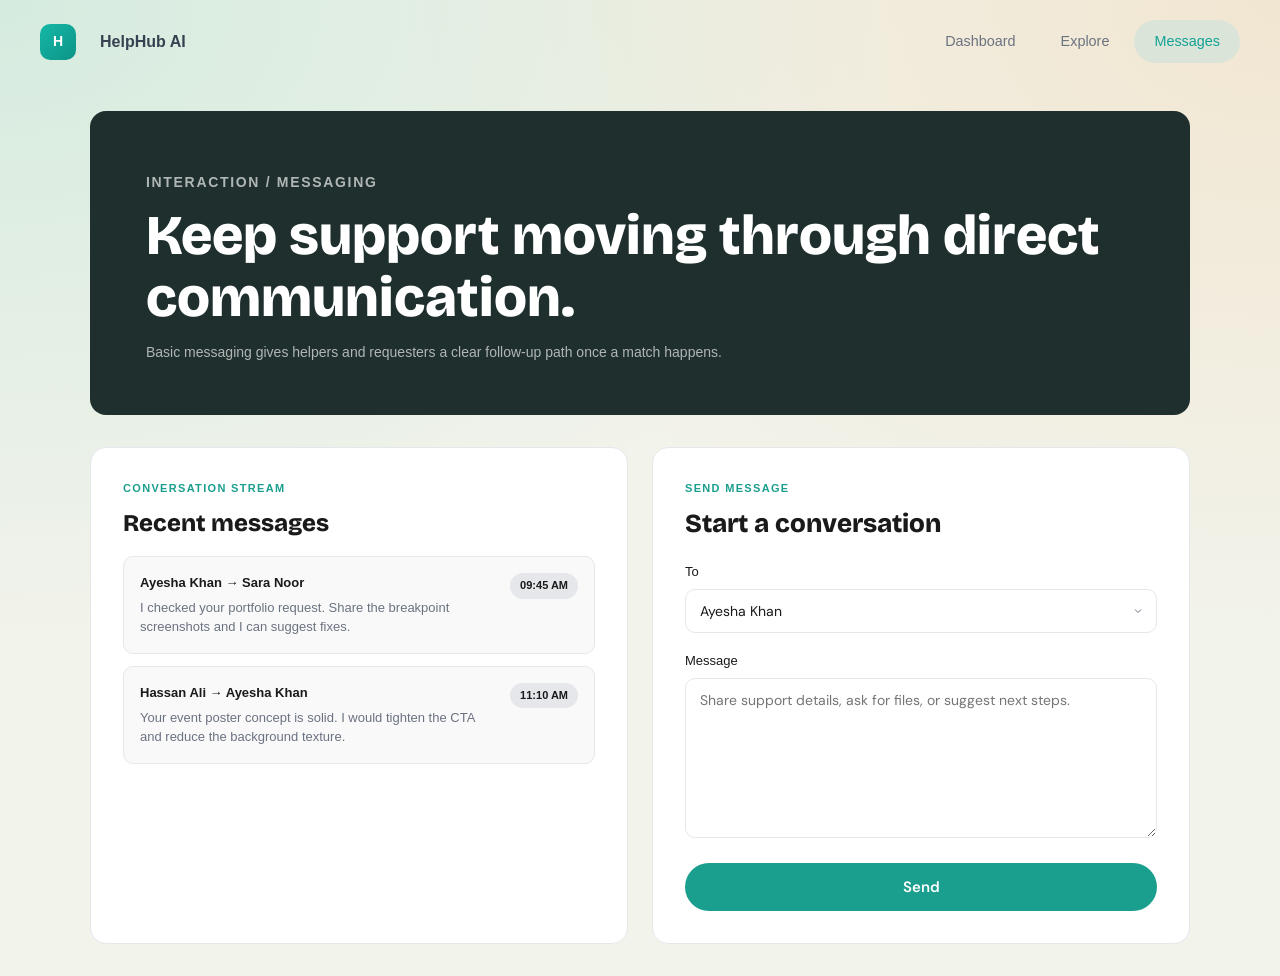
<file: messages.html>
<!DOCTYPE html>
<html lang="en">
<head>
<meta charset="UTF-8">
<meta name="viewport" content="width=device-width, initial-scale=1.0">
<title>HelpHub AI | Messages</title>
<link href="https://fonts.googleapis.com/css2?family=Bricolage+Grotesque:wght@400;500;600;700;800&family=DM+Sans:wght@300;400;500;600&display=swap" rel="stylesheet">
<link rel="stylesheet" href="styles.css">
</head>
<body>

<nav class="navbar">
  <div class="nav-inner">
    <a href="index.html" class="nav-logo">
      <span class="logo-box">H</span>
      <span class="logo-text">HelpHub AI</span>
    </a>
    <div class="nav-links">
      <a href="dashboard.html" class="nav-link">Dashboard</a>
      <a href="explore.html" class="nav-link">Explore</a>
      <a href="messages.html" class="nav-link active">Messages</a>
    </div>
  </div>
</nav>

<div class="page-hero">
  <div class="page-hero-inner">
    <p class="eyebrow-light">INTERACTION / MESSAGING</p>
    <h1>Keep support moving through direct communication.</h1>
    <p>Basic messaging gives helpers and requesters a clear follow-up path once a match happens.</p>
  </div>
</div>

<div class="page-content">
  <div class="page-inner">
    <div class="messages-layout">

      <!-- CONVERSATION STREAM -->
      <div class="card">
        <div class="card-eyebrow">CONVERSATION STREAM</div>
        <h3 style="font-size:24px;font-weight:800;margin-bottom:20px;">Recent messages</h3>
        <div id="messagesList"></div>
      </div>

      <!-- SEND MESSAGE -->
      <div class="card">
        <div class="card-eyebrow">SEND MESSAGE</div>
        <h3 style="font-size:26px;font-weight:800;margin-bottom:24px;">Start a conversation</h3>

        <div class="form-group">
          <label class="form-label" for="msgTo">To</label>
          <select class="form-select" id="msgTo">
            <option>Ayesha Khan</option>
            <option>Hassan Ali</option>
            <option>Sara Noor</option>
          </select>
        </div>

        <div class="form-group">
          <label class="form-label" for="msgText">Message</label>
          <textarea class="form-textarea" id="msgText"
            placeholder="Share support details, ask for files, or suggest next steps."
            style="min-height:160px;"></textarea>
        </div>

        <button class="btn-full teal" onclick="sendMessage()">Send</button>
      </div>

    </div>
  </div>
</div>

<script src="data.js"></script>
<script src="app.js"></script>
<script>
  renderMessages();
</script>
</body>
</html>
</file>
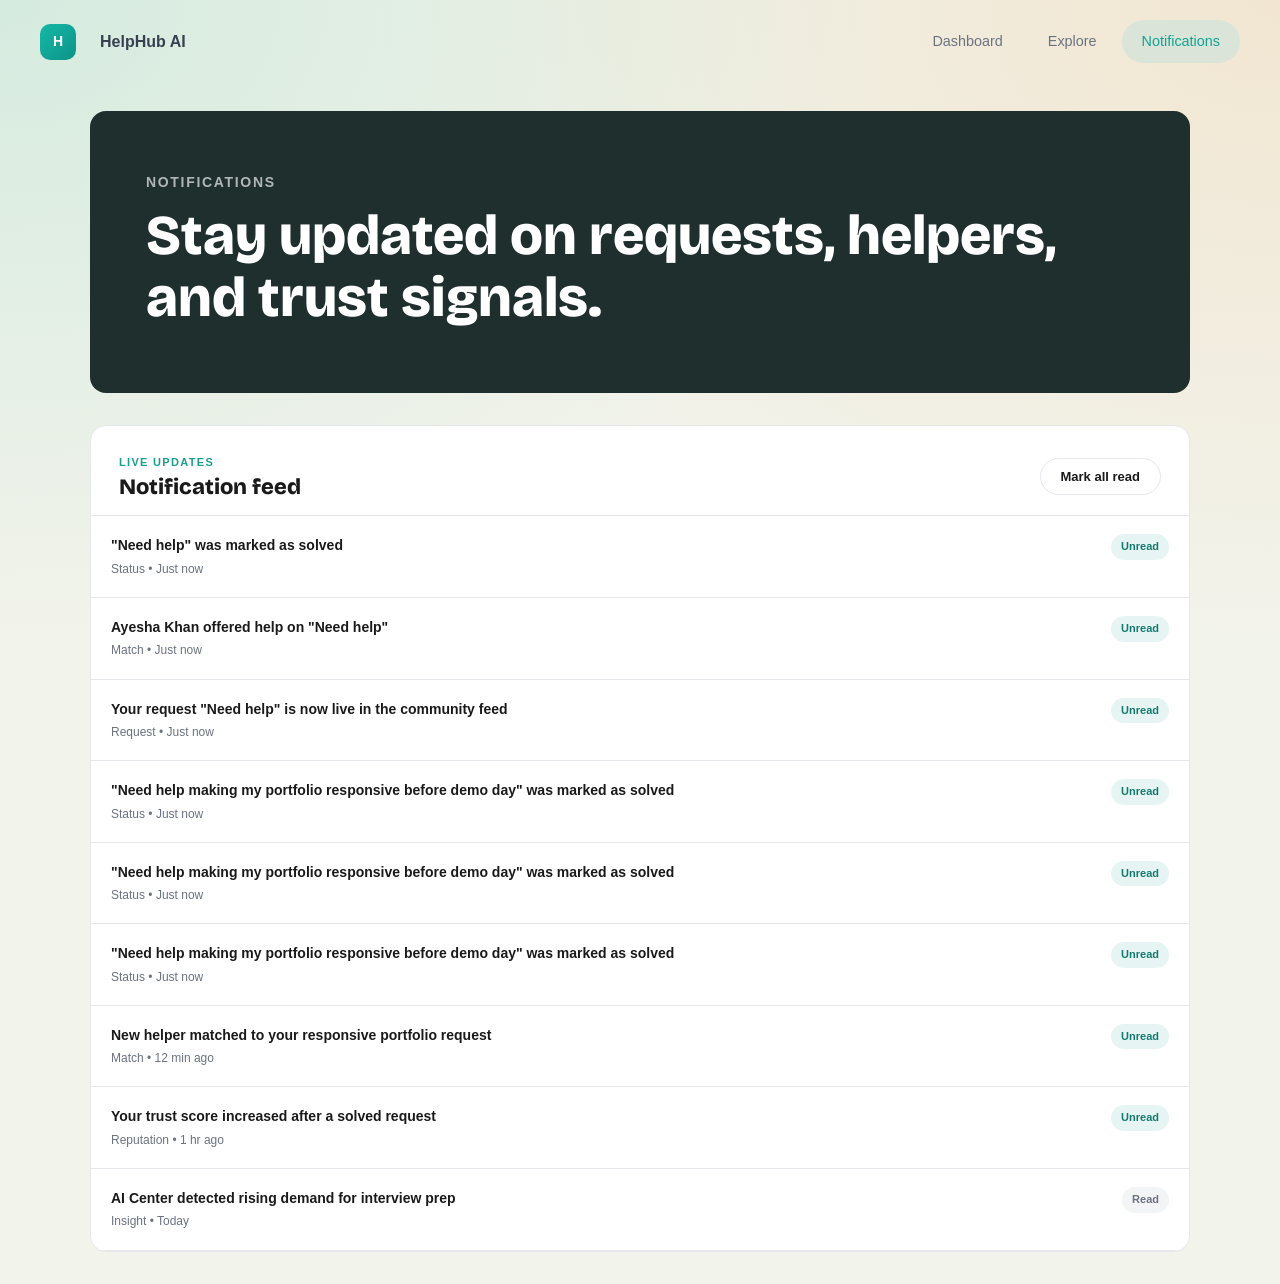
<file: notifications.html>
<!DOCTYPE html>
<html lang="en">
<head>
<meta charset="UTF-8">
<meta name="viewport" content="width=device-width, initial-scale=1.0">
<title>HelpHub AI | Notifications</title>
<link href="https://fonts.googleapis.com/css2?family=Bricolage+Grotesque:wght@400;500;600;700;800&family=DM+Sans:wght@300;400;500;600&display=swap" rel="stylesheet">
<link rel="stylesheet" href="styles.css">
</head>
<body>

<nav class="navbar">
  <div class="nav-inner">
    <a href="index.html" class="nav-logo">
      <span class="logo-box">H</span>
      <span class="logo-text">HelpHub AI</span>
    </a>
    <div class="nav-links">
      <a href="dashboard.html" class="nav-link">Dashboard</a>
      <a href="explore.html" class="nav-link">Explore</a>
      <a href="notifications.html" class="nav-link active">Notifications</a>
    </div>
  </div>
</nav>

<div class="page-hero">
  <div class="page-hero-inner">
    <p class="eyebrow-light">NOTIFICATIONS</p>
    <h1>Stay updated on requests, helpers, and trust signals.</h1>
  </div>
</div>

<div class="page-content">
  <div class="page-inner">
    <div class="card" style="padding:0;overflow:hidden;">
      <div style="padding:28px 28px 16px;border-bottom:1px solid var(--border);display:flex;justify-content:space-between;align-items:center;">
        <div>
          <div class="card-eyebrow" style="margin-bottom:4px;">LIVE UPDATES</div>
          <h3 style="font-size:22px;font-weight:800;">Notification feed</h3>
        </div>
        <button class="btn-pill" onclick="markAllRead()">Mark all read</button>
      </div>
      <div class="notif-list" id="notifList"></div>
    </div>
  </div>
</div>

<script src="data.js"></script>
<script src="app.js"></script>
<script>
  renderNotifications();

  function markAllRead() {
    NOTIFICATIONS.forEach(n => n.read = true);
    renderNotifications();
    showToast('All notifications marked as read.');
  }
</script>
</body>
</html>
</file>
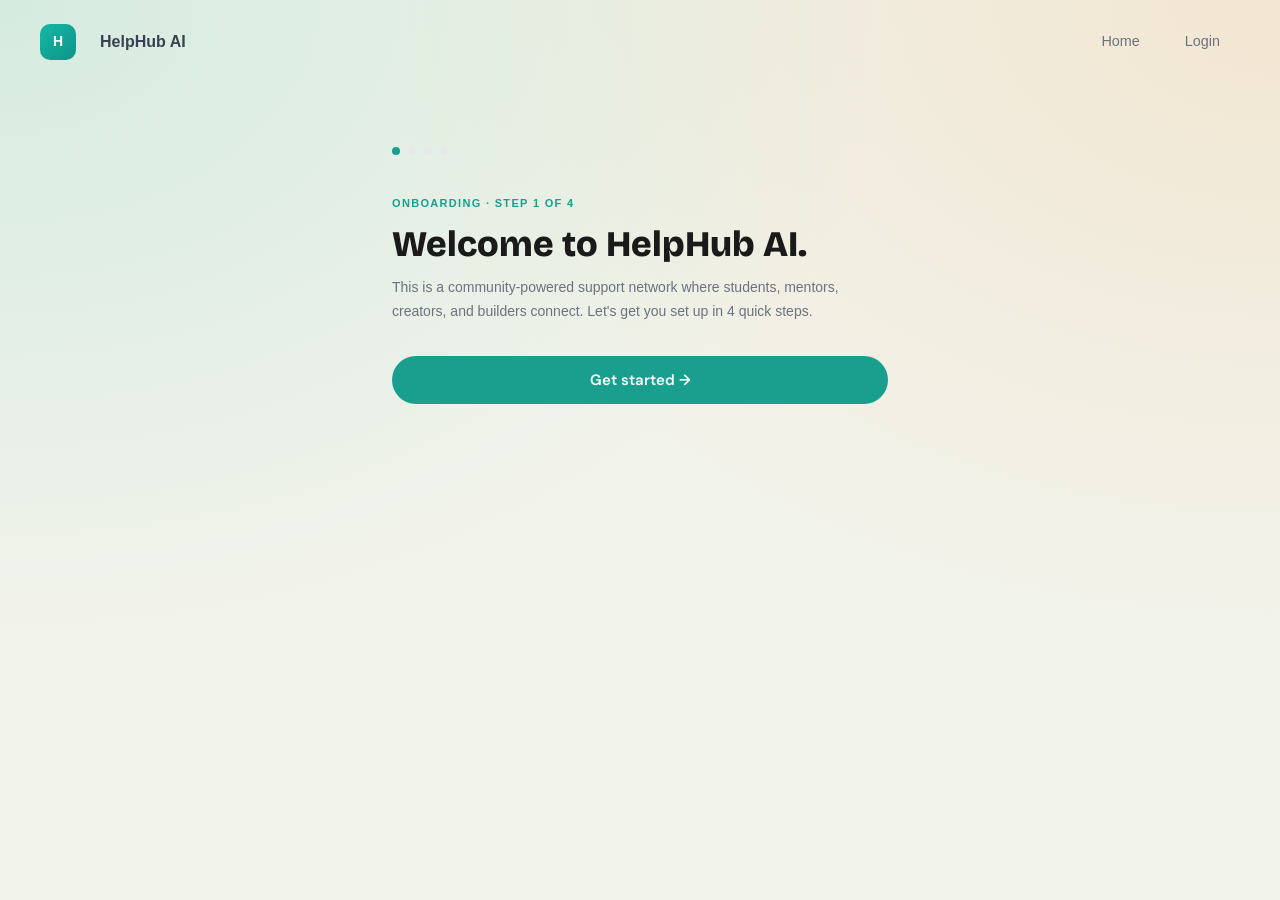
<file: onboarding.html>
<!DOCTYPE html>
<html lang="en">
<head>
<meta charset="UTF-8">
<meta name="viewport" content="width=device-width, initial-scale=1.0">
<title>HelpHub AI | Onboarding</title>
<link href="https://fonts.googleapis.com/css2?family=Bricolage+Grotesque:wght@400;500;600;700;800&family=DM+Sans:wght@300;400;500;600&display=swap" rel="stylesheet">
<link rel="stylesheet" href="styles.css">
</head>
<body>

<nav class="navbar">
  <div class="nav-inner">
    <a href="index.html" class="nav-logo">
      <span class="logo-box">H</span>
      <span class="logo-text">HelpHub AI</span>
    </a>
    <div class="nav-links">
      <a href="index.html" class="nav-link">Home</a>
      <a href="auth.html" class="nav-link">Login</a>
    </div>
  </div>
</nav>

<div class="onboarding-center">

  <!-- STEP INDICATOR -->
  <div class="step-indicator" id="stepDots">
    <div class="step-dot active"></div>
    <div class="step-dot"></div>
    <div class="step-dot"></div>
    <div class="step-dot"></div>
  </div>

  <!-- STEP 1 -->
  <div class="onboarding-step active" id="step1">
    <p class="eyebrow-teal">ONBOARDING · STEP 1 OF 4</p>
    <h2 style="font-size:36px;font-weight:800;margin-bottom:12px;">Welcome to HelpHub AI.</h2>
    <p style="color:var(--muted);font-size:14px;margin-bottom:32px;line-height:1.7;">This is a community-powered support network where students, mentors, creators, and builders connect. Let's get you set up in 4 quick steps.</p>
    <button class="btn-full teal" onclick="nextStep(2)">Get started →</button>
  </div>

  <!-- STEP 2 -->
  <div class="onboarding-step" id="step2">
    <p class="eyebrow-teal">ONBOARDING · STEP 2 OF 4</p>
    <h2 style="font-size:32px;font-weight:800;margin-bottom:12px;">What's your role on HelpHub?</h2>
    <p style="color:var(--muted);font-size:14px;margin-bottom:24px;">You can always change this later from your profile.</p>
    <div class="role-options">
      <div class="role-option" onclick="selectRole(this,'Need Help')" id="roleNeedHelp">
        <h4>Need Help</h4>
        <p>I have challenges I want the community to help me solve.</p>
      </div>
      <div class="role-option" onclick="selectRole(this,'Can Help')" id="roleCanHelp">
        <h4>Can Help</h4>
        <p>I have skills and time to support others in the community.</p>
      </div>
      <div class="role-option" onclick="selectRole(this,'Both')" id="roleBoth">
        <h4>Both</h4>
        <p>I want to give and receive help depending on the situation.</p>
      </div>
    </div>
    <div style="display:flex;gap:12px;margin-top:20px;">
      <button class="btn-outline" style="flex:1;" onclick="nextStep(1)">← Back</button>
      <button class="btn-teal" style="flex:2;" onclick="nextStep(3)">Continue →</button>
    </div>
  </div>

  <!-- STEP 3 -->
  <div class="onboarding-step" id="step3">
    <p class="eyebrow-teal">ONBOARDING · STEP 3 OF 4</p>
    <h2 style="font-size:32px;font-weight:800;margin-bottom:12px;">Tell us about your skills.</h2>
    <p style="color:var(--muted);font-size:14px;margin-bottom:24px;line-height:1.7;">This helps the AI match you to the right requests and surfaces your profile for relevant helpers.</p>
    <div class="form-group">
      <label class="form-label">Your skills (comma-separated)</label>
      <input class="form-input" type="text" id="onboardSkills" placeholder="e.g. Figma, HTML/CSS, Python, Career Guidance">
    </div>
    <div class="form-group">
      <label class="form-label">Your location</label>
      <input class="form-input" type="text" id="onboardLocation" placeholder="e.g. Karachi, Remote, Lahore">
    </div>
    <div style="display:flex;gap:12px;margin-top:8px;">
      <button class="btn-outline" style="flex:1;" onclick="nextStep(2)">← Back</button>
      <button class="btn-teal" style="flex:2;" onclick="nextStep(4)">Continue →</button>
    </div>
  </div>

  <!-- STEP 4 -->
  <div class="onboarding-step" id="step4">
    <p class="eyebrow-teal">ONBOARDING · STEP 4 OF 4</p>
    <h2 style="font-size:32px;font-weight:800;margin-bottom:16px;">You're all set! 🎉</h2>
    <p style="color:var(--muted);font-size:14px;margin-bottom:32px;line-height:1.7;">Your profile is ready. Explore the community, post your first request, or check the AI Center to see what the platform is noticing right now.</p>

    <div style="display:flex;flex-direction:column;gap:12px;">
      <a href="auth.html" class="btn-full teal" style="display:block;text-align:center;">Join the platform →</a>
      <a href="explore.html" class="btn-full dark" style="display:block;text-align:center;border:none;cursor:pointer;">Browse help requests</a>
      <a href="ai-center.html" class="btn-outline" style="display:block;text-align:center;">Explore AI Center</a>
    </div>
  </div>

</div>

<script src="data.js"></script>
<script src="app.js"></script>
<script>
  let selectedRole = 'Both';

  function nextStep(n) {
    document.querySelectorAll('.onboarding-step').forEach(s => s.classList.remove('active'));
    document.getElementById('step' + n).classList.add('active');
    const dots = document.querySelectorAll('.step-dot');
    dots.forEach((d, i) => {
      d.classList.toggle('active', i < n);
    });
  }

  function selectRole(el, role) {
    selectedRole = role;
    document.querySelectorAll('.role-option').forEach(o => o.classList.remove('selected'));
    el.classList.add('selected');
  }
</script>
</body>
</html>
</file>
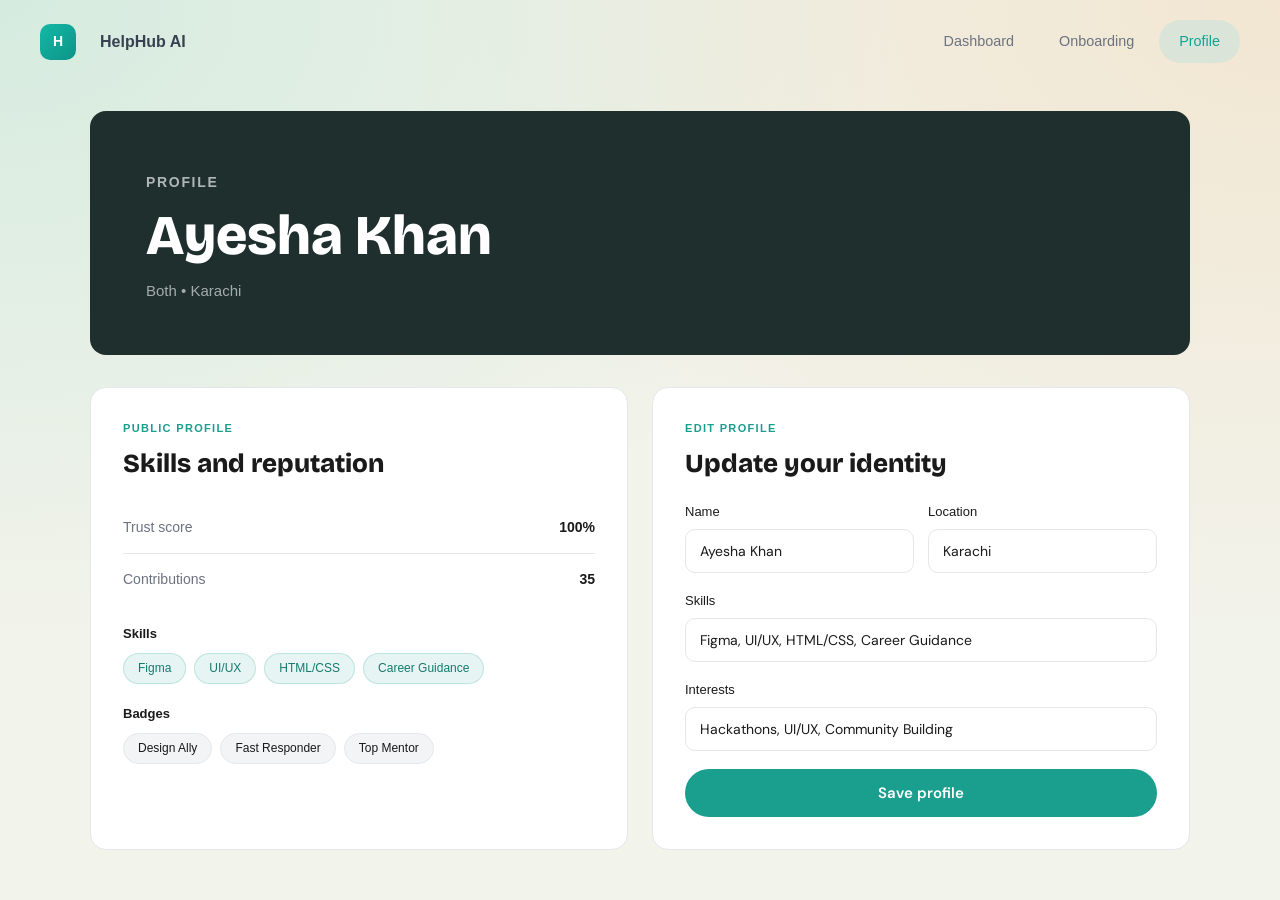
<file: profile.html>
<!DOCTYPE html>
<html lang="en">
<head>
<meta charset="UTF-8">
<meta name="viewport" content="width=device-width, initial-scale=1.0">
<title>HelpHub AI | Profile</title>
<link href="https://fonts.googleapis.com/css2?family=Bricolage+Grotesque:wght@400;500;600;700;800&family=DM+Sans:wght@300;400;500;600&display=swap" rel="stylesheet">
<link rel="stylesheet" href="styles.css">
</head>
<body>

<nav class="navbar">
  <div class="nav-inner">
    <a href="index.html" class="nav-logo">
      <span class="logo-box">H</span>
      <span class="logo-text">HelpHub AI</span>
    </a>
    <div class="nav-links">
      <a href="dashboard.html" class="nav-link">Dashboard</a>
      <a href="onboarding.html" class="nav-link">Onboarding</a>
      <a href="profile.html" class="nav-link active">Profile</a>
    </div>
  </div>
</nav>

<div class="page-hero">
  <div class="page-hero-inner">
    <p class="eyebrow-light">PROFILE</p>
    <h1 id="profileName">Ayesha Khan</h1>
    <p id="profileRoleLoc" style="margin-top:8px;font-size:15px;color:rgba(255,255,255,0.6);">Both • Karachi</p>
  </div>
</div>

<div class="page-content">
  <div class="page-inner">
    <div class="two-col">

      <!-- PUBLIC PROFILE -->
      <div class="card">
        <div class="card-eyebrow">PUBLIC PROFILE</div>
        <h3 style="font-size:26px;font-weight:800;margin-bottom:24px;">Skills and reputation</h3>

        <div class="profile-stats-row">
          <div class="profile-stat-row">
            <span class="profile-stat-label">Trust score</span>
            <span class="profile-stat-value" id="profileTrust">100%</span>
          </div>
          <div class="profile-stat-row">
            <span class="profile-stat-label">Contributions</span>
            <span class="profile-stat-value" id="profileContrib">35</span>
          </div>
        </div>

        <div style="margin-top:20px;">
          <p style="font-size:13px;font-weight:700;margin-bottom:8px;">Skills</p>
          <div class="skills-chips" id="profileSkills"></div>
        </div>

        <div style="margin-top:20px;">
          <p style="font-size:13px;font-weight:700;margin-bottom:8px;">Badges</p>
          <div class="badges-chips" id="profileBadges"></div>
        </div>
      </div>

      <!-- EDIT PROFILE -->
      <div class="card">
        <div class="card-eyebrow">EDIT PROFILE</div>
        <h3 style="font-size:26px;font-weight:800;margin-bottom:24px;">Update your identity</h3>

        <div class="form-row">
          <div>
            <label class="form-label">Name</label>
            <input class="form-input" id="editName" type="text">
          </div>
          <div>
            <label class="form-label">Location</label>
            <input class="form-input" id="editLoc" type="text">
          </div>
        </div>

        <div class="form-group">
          <label class="form-label">Skills</label>
          <input class="form-input" id="editSkills" type="text">
        </div>

        <div class="form-group">
          <label class="form-label">Interests</label>
          <input class="form-input" id="editInterests" type="text">
        </div>

        <button class="btn-full teal" onclick="saveProfile()">Save profile</button>
      </div>

    </div>
  </div>
</div>

<script src="data.js"></script>
<script src="app.js"></script>
<script>
  renderProfile();
</script>
</body>
</html>
</file>
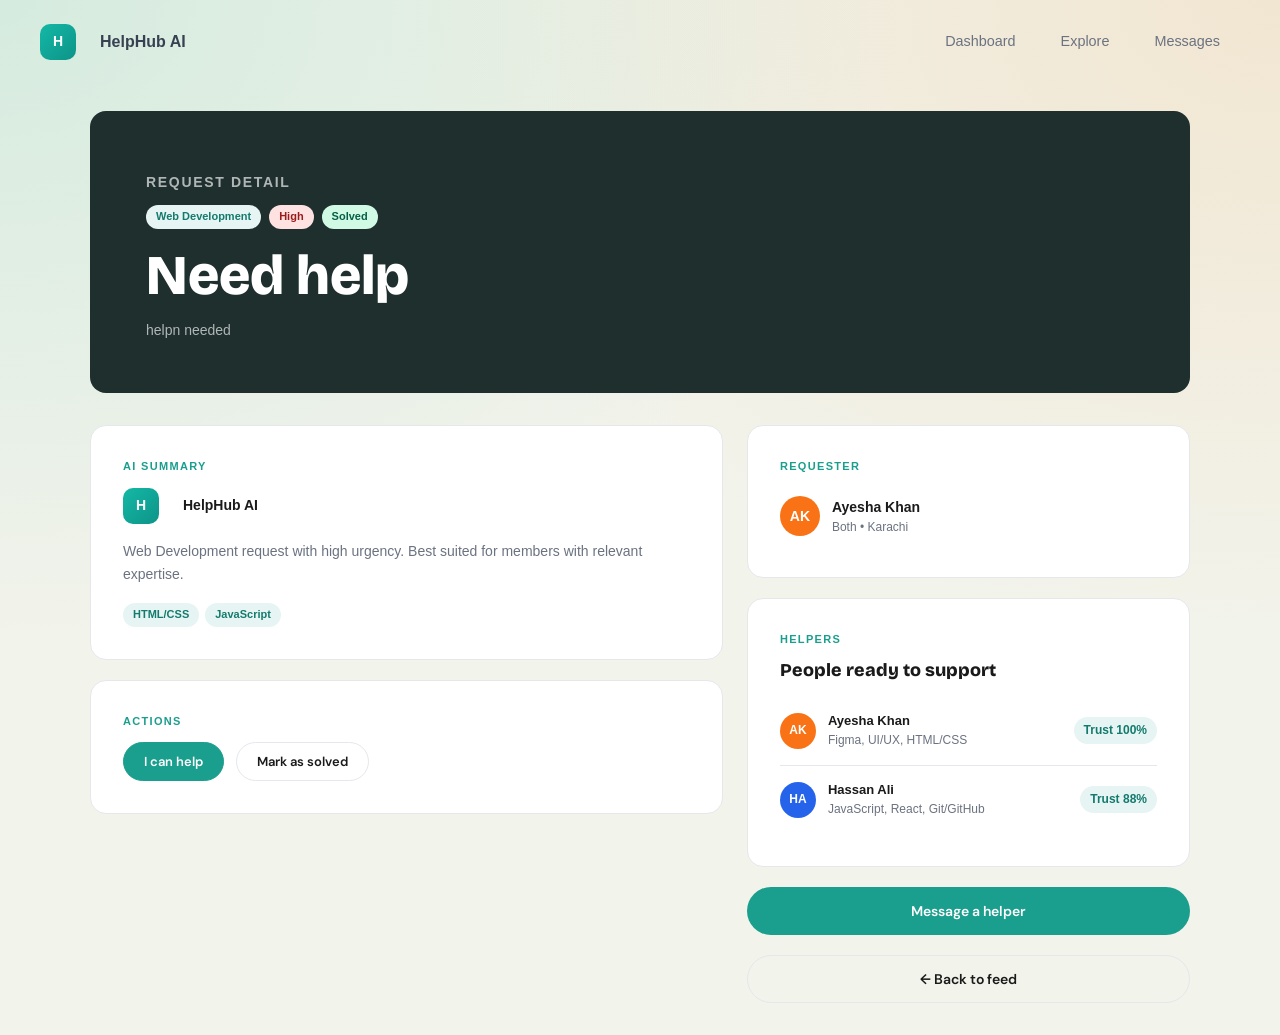
<file: request-detail.html>
<!DOCTYPE html>
<html lang="en">
<head>
<meta charset="UTF-8">
<meta name="viewport" content="width=device-width, initial-scale=1.0">
<title>HelpHub AI | Request Detail</title>
<link href="https://fonts.googleapis.com/css2?family=Bricolage+Grotesque:wght@400;500;600;700;800&family=DM+Sans:wght@300;400;500;600&display=swap" rel="stylesheet">
<link rel="stylesheet" href="styles.css">
</head>
<body>

<nav class="navbar">
  <div class="nav-inner">
    <a href="index.html" class="nav-logo">
      <span class="logo-box">H</span>
      <span class="logo-text">HelpHub AI</span>
    </a>
    <div class="nav-links">
      <a href="dashboard.html" class="nav-link">Dashboard</a>
      <a href="explore.html" class="nav-link">Explore</a>
      <a href="messages.html" class="nav-link">Messages</a>
    </div>
  </div>
</nav>

<div class="page-hero">
  <div class="page-hero-inner">
    <p class="eyebrow-light">REQUEST DETAIL</p>
    <div class="tags-row" id="reqTags" style="display:flex;gap:8px;margin-bottom:16px;flex-wrap:wrap;"></div>
    <h1 id="reqTitle">Loading…</h1>
    <p id="reqDesc" style="margin-top:12px;"></p>
  </div>
</div>

<div class="page-content">
  <div class="page-inner">
    <div class="request-detail-layout">

      <!-- LEFT -->
      <div style="display:flex;flex-direction:column;gap:20px;">

        <div class="card">
          <div class="card-eyebrow">AI SUMMARY</div>
          <div style="display:flex;align-items:center;gap:12px;margin-bottom:16px;">
            <div class="logo-box" style="width:36px;height:36px;font-size:14px;flex-shrink:0;">H</div>
            <span style="font-weight:700;font-size:14px;">HelpHub AI</span>
          </div>
          <p id="reqSummary" style="font-size:14px;color:var(--muted);line-height:1.7;margin-bottom:16px;"></p>
          <div class="request-tags" id="reqSummaryTags"></div>
        </div>

        <div class="card">
          <div class="card-eyebrow">ACTIONS</div>
          <div class="actions-row">
            <button class="btn-sm teal" onclick="iCanHelp()">I can help</button>
            <button class="btn-sm" onclick="markSolved()">Mark as solved</button>
          </div>
        </div>

      </div>

      <!-- RIGHT -->
      <div style="display:flex;flex-direction:column;gap:20px;">

        <div class="card">
          <div class="card-eyebrow">REQUESTER</div>
          <div id="requesterCard" style="display:flex;align-items:center;gap:12px;padding:8px 0;">
            <!-- JS populated -->
          </div>
        </div>

        <div class="card">
          <div class="card-eyebrow">HELPERS</div>
          <h3 style="font-size:18px;font-weight:800;margin-bottom:16px;">People ready to support</h3>
          <div id="reqHelpers"></div>
        </div>

        <a href="messages.html" class="btn-teal" style="text-align:center;display:block;">Message a helper</a>
        <a href="explore.html" class="btn-outline" style="text-align:center;display:block;">← Back to feed</a>

      </div>
    </div>
  </div>
</div>

<script src="data.js"></script>
<script src="app.js"></script>
<script>
  renderRequestDetail();

  // Populate requester
  const params = new URLSearchParams(window.location.search);
  const id = parseInt(params.get('id')) || 1;
  const req = REQUESTS.find(r => r.id === id) || REQUESTS[0];
  const author = USERS.find(u => u.name === req.author) || USERS[0];
  document.getElementById('requesterCard').innerHTML = `
    <div class="helper-avatar" style="background:${author.color};width:40px;height:40px;">${author.initials}</div>
    <div>
      <div style="font-weight:700;font-size:14px;">${author.name}</div>
      <div style="font-size:12px;color:var(--muted);">${author.role} • ${author.location}</div>
    </div>
  `;
</script>
</body>
</html>
</file>
<file: styles.css>
/* ========================
   RESET & BASE
======================== */
*, *::before, *::after { box-sizing: border-box; margin: 0; padding: 0; }


@import url("https://fonts.googleapis.com/css2?family=Plus+Jakarta+Sans:ital,wght@0,200..800;1,200..800&family=Poppins:ital,wght@0,100;0,200;0,300;0,400;0,500;0,600;0,700;0,800;0,900;1,100;1,200;1,300;1,400;1,500;1,600;1,700;1,800;1,900&family=Roboto:ital,wght@0,100..900;1,100..900&display=swap");
@import url('https://fonts.googleapis.com/css2?family=Space+Grotesk:wght@300..700&display=swap');


:root {
  --teal: #1a9e8e;
  --teal-dark: #147a6d;
  --teal-light: #e6f5f3;
  --dark: #1b2b2a;
  --dark-card: #1e2f2e;
  --text: #1a1a1a;
  --muted: #6b7280;
  --border: #e5e7eb;
  --bg: #f5f3ee;
  --white: #ffffff;
  --card-bg: #ffffff;
  --high: #ef4444;
  --medium: #f59e0b;
  --low: #6b7280;
  --solved: #1a9e8e;
  --open: #6b7280;
  --radius: 16px;
  --radius-sm: 10px;
  --shadow: 0 2px 16px rgba(0,0,0,0.07);
  --shadow-lg: 0 8px 32px rgba(0,0,0,0.10);
}

html { scroll-behavior: smooth; }

body {
  font-family: 'DM Sans', sans-serif;
  background: var(--bg);
  color: var(--text);
  min-height: 100vh;
  line-height: 1.6;
  background-image: 
    radial-gradient(ellipse at 0% 0%, rgba(160,220,200,0.35) 0%, transparent 50%),
    radial-gradient(ellipse at 100% 0%, rgba(240,200,150,0.30) 0%, transparent 50%);
  background-attachment: fixed;
}

a { text-decoration: none; color: inherit; }

/* ========================
   TYPOGRAPHY
======================== */
h1, h2, h3, h4, h5 { font-family: 'Bricolage Grotesque', sans-serif; font-weight: 800; line-height: 1.1; }

.eyebrow {
  font-size: 11px;
  font-weight: 600;
  letter-spacing: 0.12em;
  text-transform: uppercase;
  color: var(--muted);
  margin-bottom: 12px;
}
.eyebrow-teal {
  font-size: 11px;
  font-weight: 600;
  letter-spacing: 0.12em;
  text-transform: uppercase;
  color: var(--teal);
  margin-bottom: 12px;
}
.eyebrow-light {
  font-size: 11px;
  font-weight: 600;
  letter-spacing: 0.12em;
  text-transform: uppercase;
  color: rgba(255,255,255,0.5);
  margin-bottom: 12px;
}

/* ========================
   NAVBAR
======================== */

/* General Reset */
* {
  margin: 0;
  padding: 0;
  box-sizing: border-box;
  font-family: 'Inter', -apple-system, sans-serif;
}

body {
  background-color: #f1f3ea; /* Matches the warm, light background */
}

/* Navbar Container */
.navbar {
  width: 100%;
  padding: 15px 60px;
  background: transparent; /* Changed to transparent per image */
}

.nav-inner {
  max-width: 1400px;
  margin: 0 auto;
  display: flex;
  align-items: center;
}

/* Logo Section */
.nav-logo {
  display: flex;
  align-items: center;
  text-decoration: none;
  margin-right: 60px;
}

.logo-box {
  background: linear-gradient(135deg, #12a294, #0d8b7f);
  color: white;
  width: 38px;
  height: 38px;
  display: flex;
  align-items: center;
  justify-content: center;
  border-radius: 12px; /* Slightly softer corners */
  font-weight: 800;
  font-size: 14px;
  margin-right: 12px;
}

.logo-text {
  color: #333;
  font-weight: 700;
  font-size: 1.1rem;
}

/* Navigation Links */
.nav-links {
  display: flex;
  gap: 15px;
  align-items: center;
}

.nav-link {
  text-decoration: none;
  color: #6a7164; /* Earthy grey-green */
  font-size: 0.95rem;
  font-weight: 500;
  padding: 10px 22px;
  transition: 0.3s;
}

/* Updated Active State (Soft Green Pill) */
.nav-link.active {
  background-color: #dbe4d9; 
  color: #12a294;
  border-radius: 50px; /* Pill shape */
}

/* Right Side Actions */
.nav-actions {
  margin-left: auto;
  display: flex;
  align-items: center;
  gap: 12px;
}

/* Pill with White Background */
.nav-btn-ghost {
  text-decoration: none;
  background-color: white;
  color: #6a7164;
  padding: 10px 24px;
  border-radius: 50px;
  font-size: 0.9rem;
  font-weight: 500;
}

/* Pill with Teal Gradient */
.nav-btn-primary {
  text-decoration: none;
  background: linear-gradient(to right, #12a294, #0d8b7f);
  color: white;
  padding: 10px 28px;
  border-radius: 50px; /* Pill shape */
  font-weight: 600;
  font-size: 0.95rem;
  box-shadow: 0 4px 15px rgba(18, 162, 148, 0.2);
}





/* .navbar {
  position: sticky;
  top: 0;
  z-index: 100;
  background: rgba(245,243,238,0.88);
  backdrop-filter: blur(16px);
  border-bottom: 1px solid var(--border);
  padding: 0 32px;
}
.nav-inner {
  max-width: 1200px;
  margin: 0 auto;
  display: flex;
  align-items: center;
  gap: 32px;
  height: 60px;
}
.nav-logo {
  display: flex;
  align-items: center;
  gap: 10px;
  font-family: 'Bricolage Grotesque', sans-serif;
  font-weight: 700;
  font-size: 15px;
  flex-shrink: 0;
}
.logo-box {
  width: 32px;
  height: 32px;
  background: var(--teal);
  color: white;
  border-radius: 8px;
  display: flex;
  align-items: center;
  justify-content: center;
  font-size: 16px;
  font-weight: 800;
}
.nav-links {
  display: flex;
  align-items: center;
  gap: 4px;
  flex: 1;
}
.nav-link {
  font-size: 14px;
  font-weight: 500;
  color: var(--muted);
  padding: 6px 14px;
  border-radius: 8px;
  transition: all 0.15s;
}
.nav-link:hover, .nav-link.active {
  background: var(--dark);
  color: white;
}
.nav-actions {
  display: flex;
  align-items: center;
  gap: 12px;
  flex-shrink: 0;
}
.nav-btn-ghost {
  font-size: 13px;
  color: var(--muted);
  font-weight: 500;
  transition: color 0.15s;
}
.nav-btn-ghost:hover { color: var(--text); }
.nav-btn-primary {
  background: var(--dark);
  color: white;
  font-size: 13px;
  font-weight: 600;
  padding: 8px 18px;
  border-radius: 10px;
  transition: background 0.15s;
  
}
.nav-btn-primary:hover { background: #2a3d3c; }

/* ========================
   BUTTONS
======================== */
.btn-primary {
  display: inline-block;
  background: var(--dark);
  color: white;
  font-family: 'DM Sans', sans-serif;
  font-size: 14px;
  font-weight: 600;
  padding: 13px 24px;
  border-radius: 50px;
  border: none;
  cursor: pointer;
  transition: background 0.15s, transform 0.1s;
}
.btn-primary:hover { background: #2a3d3c; transform: translateY(-1px); }

.btn-teal {
  display: inline-block;
  background: var(--teal);
  color: white;
  font-family: 'DM Sans', sans-serif;
  font-size: 14px;
  font-weight: 600;
  padding: 13px 24px;
  border-radius: 50px;
  border: none;
  cursor: pointer;
  transition: background 0.15s, transform 0.1s;
}
.btn-teal:hover { background: var(--teal-dark); transform: translateY(-1px); }

.btn-outline {
  display: inline-block;
  background: transparent;
  color: var(--text);
  font-family: 'DM Sans', sans-serif;
  font-size: 14px;
  font-weight: 600;
  padding: 12px 24px;
  border-radius: 50px;
  border: 1.5px solid var(--border);
  cursor: pointer;
  transition: border-color 0.15s;
}
.btn-outline:hover { border-color: var(--text); }

.btn-pill {
  display: inline-block;
  background: white;
  color: var(--text);
  font-family: "Roboto", sans-serif;
  font-size: 13px;
  font-weight: 600;
  padding: 10px 20px;
  border-radius: 50px;
  border: 1.5px solid var(--border);
  cursor: pointer;
  transition: all 0.15s;
  white-space: nowrap;
  flex-shrink: 0;
}
.btn-pill:hover { border-color: var(--text); } */

/* ========================
   DARK HERO CARD
======================== */
.dark-hero-banner {
  background: var(--dark-card);
  border-radius: var(--radius);
  padding: 52px 56px;
  color: white;
  margin: 28px auto;
  max-width: 1100px;
}
.dark-hero-banner .eyebrow-teal { color: var(--teal); }
.dark-hero-banner h1, .dark-hero-banner h2 { color: white; }

/* ========================
   HERO SECTION (HOME)
======================== */
.hero-section { padding: 56px 32px; }
.hero-inner {
  max-width: 1200px;
  margin: 0 auto;
  display: grid;
  grid-template-columns: 1fr 1fr;
  gap: 40px;
  align-items: start;
}
.hero-title {
  font-size: clamp(36px, 5vw, 60px);
  margin-bottom: 20px;
  line-height: 1.05;
  font-family: "Roboto", sans-serif;
}
.hero-desc {
  font-size: 15px;
  color: var(--muted);
  margin-bottom: 28px;
  max-width: 480px;
  line-height: 1.7;
}
.hero-ctas {
  display: flex;
  gap: 12px;
  flex-wrap: wrap;
  margin-bottom: 36px;
}
.hero-stats {
  display: grid;
  grid-template-columns: repeat(3, 1fr);
  gap: 12px;
}
.stat-card {
  background: white;
  border-radius: var(--radius-sm);
  padding: 18px;
  border: 1px solid var(--border);
}
.stat-label {
  font-size: 10px;
  font-weight: 700;
  letter-spacing: 0.1em;
  color: var(--muted);
  text-transform: uppercase;
  margin-bottom: 6px;
}
.stat-value {
  font-family: 'Bricolage Grotesque', sans-serif;
  font-size: 32px;
  font-weight: 800;
  line-height: 1;
  margin-bottom: 6px;
}
.stat-desc { font-size: 12px; color: var(--muted); line-height: 1.4; }

.dark-card {
  background: var(--dark-card);
  border-radius: var(--radius);
  padding: 36px;
  color: white;
}
.dark-card-title {
  font-size: 32px;
  color: white;
  margin-bottom: 16px;
  line-height: 1.15;
}
.dark-card-desc {
  font-size: 13px;
  color: rgba(255,255,255,0.65);
  margin-bottom: 24px;
  line-height: 1.7;
}
.feature-list { display: flex; flex-direction: column; gap: 10px; }
.feature-item {
  background: white;
  border-radius: var(--radius-sm);
  padding: 16px 18px;
}
.feature-item h4 {
  font-family: 'DM Sans', "Roboto", sans-serif;
  font-size: 14px;
  font-weight: 700;
  color: black;
  margin-bottom: 4px;
}
.feature-item p {
  font-size: 12px;
  color: black;
  line-height: 1.5;
}
.trust-pct {
  font-family: 'Bricolage Grotesque', sans-serif;
  font-size: 28px;
  font-weight: 800;
  color: white;
  margin-bottom: 4px;
}
.orb {
    position: absolute;
    inset: 24px 24px auto auto;
    display: flex;
    top: 0dvb;
    justify-content: center;
    width: 72px;
    height: 72px;
    border-radius: 50%;
    background: radial-gradient(circle at 30% 30%, #fde68a, #f59e0b);
    opacity: 0.85;
    top: 120px;
    right: 20px;
}
/* ========================
   SECTIONS
======================== */
.container { max-width: 1200px; margin: 0 auto; padding: 0 32px; }
.section-flow, .section-requests { padding: 64px 32px; }
.section-header-row {
  display: flex;
  align-items: flex-end;
  justify-content: space-between;
  margin-bottom: 32px;
  gap: 20px;
}
.section-title {
  font-size: clamp(28px, 4vw, 48px);
  line-height: 1.1;
}

.flow-cards {
  display: grid;
  grid-template-columns: repeat(3, 1fr);
  gap: 16px;
}
.flow-card {
  background: white;
  border-radius: var(--radius);
  padding: 28px;
  border: 1px solid var(--border);
}
.flow-card h3 {
  font-size: 16px;
  margin-bottom: 10px;
  font-weight: 700;
}
.flow-card p { font-size: 13px; color: var(--muted); line-height: 1.6; }

/* ========================
   REQUEST CARDS
======================== */
.request-cards {
  display: grid;
  grid-template-columns: repeat(3, 1fr);
  gap: 16px;
}
.request-card {
  background: white;
  border-radius: var(--radius);
  padding: 22px;
  border: 1px solid var(--border);
  display: flex;
  flex-direction: column;
  gap: 10px;
  transition: box-shadow 0.15s;
  cursor: pointer;
}
.request-card:hover { box-shadow: var(--shadow-lg); }
.request-tags { display: flex; flex-wrap: wrap; gap: 6px; }
.tag {
  display: inline-block;
  font-size: 11px;
  font-weight: 600;
  padding: 3px 10px;
  border-radius: 50px;
  background: var(--teal-light);
  color: var(--teal-dark);
}
.tag.high { background: #fee2e2; color: #991b1b; }
.tag.medium { background: #fef3c7; color: #92400e; }
.tag.low { background: #f3f4f6; color: #4b5563; }
.tag.solved { background: #d1fae5; color: #065f46; }
.tag.open { background: #f3f4f6; color: #4b5563; }
.tag.design { background: #ede9fe; color: #5b21b6; }
.tag.career { background: #fce7f3; color: #9d174d; }
.tag.community { background: #e0f2fe; color: #0369a1; }

.request-card-title { font-size: 15px; font-weight: 700; }
.request-card-desc { font-size: 13px; color: var(--muted); line-height: 1.5; }
.request-card-sub-tags { display: flex; flex-wrap: wrap; gap: 6px; }
.sub-tag {
  font-size: 11px;
  font-weight: 500;
  padding: 3px 10px;
  border-radius: 50px;
  background: #f3f4f6;
  color: #4b5563;
}
.request-card-footer {
  display: flex;
  justify-content: space-between;
  align-items: center;
  padding-top: 8px;
  border-top: 1px solid var(--border);
}
.request-card-author { font-size: 13px; font-weight: 600; }
.request-card-meta { font-size: 12px; color: var(--muted); }
.open-details { font-size: 13px; font-weight: 700; color: var(--text); }

/* ========================
   FOOTER
======================== */
.site-footer {
  padding: 28px 32px;
  border-top: 1px solid var(--border);
  text-align: center;
}
.site-footer p { font-size: 13px; color: var(--muted); }

/* ========================
   PAGE DARK HERO BANNER
======================== */
.page-hero {
  padding: 28px 32px 0;
}
.page-hero-inner {
  max-width: 1100px;
  margin: 0 auto;
  background: var(--dark-card);
  border-radius: var(--radius);
  padding: 52px 56px;
  color: white;
}
.page-hero-inner h1 { font-size: clamp(32px, 5vw, 56px); color: white; margin-bottom: 12px; }
.page-hero-inner p { font-size: 14px; color: rgba(255,255,255,0.65); margin-top: 8px; }
.page-hero-inner .tags-row { display: flex; gap: 8px; margin-bottom: 16px; }

/* ========================
   TWO-COL LAYOUT
======================== */
.page-content { padding: 32px; }
.page-inner { max-width: 1100px; margin: 0 auto; }
.two-col { display: grid; grid-template-columns: 1fr 1fr; gap: 24px; }
.two-col-wide { display: grid; grid-template-columns: 1.4fr 1fr; gap: 24px; }
.two-col-narrow { display: grid; grid-template-columns: 1fr 1.4fr; gap: 24px; }
.three-col { display: grid; grid-template-columns: repeat(3, 1fr); gap: 16px; }

/* ========================
   CARDS
======================== */
.card {
  background: white;
  border-radius: var(--radius);
  padding: 32px;
  border: 1px solid var(--border);
}
.card-sm { padding: 22px; }
.card-title { font-size: 28px; margin-bottom: 20px; }
.card-eyebrow {
  font-size: 11px;
  font-weight: 700;
  letter-spacing: 0.12em;
  text-transform: uppercase;
  color: var(--teal);
  margin-bottom: 12px;
}

/* ========================
   AUTH PAGE
======================== */
.auth-section { padding: 48px 32px; }
.auth-inner {
  max-width: 900px;
  margin: 0 auto;
  display: grid;
  grid-template-columns: 1fr 1fr;
  gap: 24px;
  align-items: start;
}
.auth-left {
  background: var(--dark-card);
  border-radius: var(--radius);
  padding: 48px 40px;
  color: white;
}
.auth-left h1 { font-size: 40px; color: white; margin-bottom: 20px; line-height: 1.1; }
.auth-left p { font-size: 14px; color: rgba(255,255,255,0.65); margin-bottom: 24px; }
.auth-left ul { list-style: none; display: flex; flex-direction: column; gap: 10px; }
.auth-left li {
  font-size: 13px;
  color: rgba(255,255,255,0.75);
  padding-left: 16px;
  position: relative;
}
.auth-left li::before { content: '•'; position: absolute; left: 0; color: var(--teal); }
.auth-right {
  background: white;
  border-radius: var(--radius);
  padding: 40px;
}
.auth-right h2 { font-size: 32px; margin-bottom: 24px; line-height: 1.15; }
.form-group { margin-bottom: 18px; }
.form-row { display: grid; grid-template-columns: 1fr 1fr; gap: 14px; margin-bottom: 18px; }
.form-label { display: block; font-size: 13px; font-weight: 500; color: var(--text); margin-bottom: 6px; }
.form-input, .form-select, .form-textarea {
  width: 100%;
  padding: 12px 14px;
  border-radius: var(--radius-sm);
  border: 1.5px solid var(--border);
  font-family: 'DM Sans', sans-serif;
  font-size: 14px;
  color: var(--text);
  background: white;
  outline: none;
  transition: border-color 0.15s;
  appearance: none;
}
.form-input:focus, .form-select:focus, .form-textarea:focus { border-color: var(--teal); }
.form-select {
  background-image: url("data:image/svg+xml,%3Csvg xmlns='http://www.w3.org/2000/svg' width='12' height='12' viewBox='0 0 24 24' fill='none' stroke='%236b7280' stroke-width='2'%3E%3Cpath d='m6 9 6 6 6-6'/%3E%3C/svg%3E");
  background-repeat: no-repeat;
  background-position: right 12px center;
  padding-right: 36px;
  cursor: pointer;
}
.form-textarea { resize: vertical; min-height: 120px; }
.btn-full {
  width: 100%;
  padding: 14px;
  font-size: 15px;
  font-weight: 600;
  border-radius: 50px;
  border: none;
  cursor: pointer;
  font-family: 'DM Sans', sans-serif;
  transition: all 0.15s;
}
.btn-full.teal { background: var(--teal); color: white; }
.btn-full.teal:hover { background: var(--teal-dark); }
.btn-full.dark { background: var(--dark); color: white; }
.btn-full.dark:hover { background: #2a3d3c; }

/* ========================
   DASHBOARD
======================== */
.dashboard-grid {
  display: grid;
  grid-template-columns: 1fr 1fr;
  gap: 20px;
  margin-bottom: 24px;
}
.dashboard-full { margin-bottom: 24px; }
.dash-stat-row {
  display: grid;
  grid-template-columns: repeat(4, 1fr);
  gap: 14px;
  margin-bottom: 24px;
}
.dash-stat {
  background: white;
  border-radius: var(--radius-sm);
  padding: 20px;
  border: 1px solid var(--border);
}
.dash-stat-label { font-size: 11px; text-transform: uppercase; letter-spacing: 0.1em; color: var(--muted); margin-bottom: 6px; font-weight: 600; }
.dash-stat-value { font-family: 'Bricolage Grotesque', sans-serif; font-size: 32px; font-weight: 800; }
.dash-stat-sub { font-size: 12px; color: var(--muted); margin-top: 4px; }

/* ========================
   EXPLORE PAGE
======================== */
.explore-layout {
  display: grid;
  grid-template-columns: 280px 1fr;
  gap: 24px;
}
.filters-panel {
  background: white;
  border-radius: var(--radius);
  padding: 28px;
  border: 1px solid var(--border);
  position: sticky;
  top: 80px;
  height: fit-content;
}
.filter-section { margin-bottom: 24px; }
.filter-label { font-size: 12px; font-weight: 600; color: var(--text); margin-bottom: 8px; display: block; }
.explore-feed { display: flex; flex-direction: column; gap: 16px; }
.feed-card {
  background: white;
  border-radius: var(--radius);
  padding: 24px;
  border: 1px solid var(--border);
  transition: box-shadow 0.15s;
  cursor: pointer;
}
.feed-card:hover { box-shadow: var(--shadow-lg); }
.feed-card-header { display: flex; gap: 8px; flex-wrap: wrap; margin-bottom: 10px; }
.feed-card-title { font-size: 16px; font-weight: 700; margin-bottom: 8px; }
.feed-card-desc { font-size: 13px; color: var(--muted); margin-bottom: 12px; line-height: 1.6; }
.feed-card-footer {
  display: flex;
  justify-content: space-between;
  align-items: center;
  padding-top: 12px;
  border-top: 1px solid var(--border);
}
.feed-card-author { font-size: 13px; font-weight: 600; }
.feed-card-meta { font-size: 12px; color: var(--muted); }

/* ========================
   LEADERBOARD
======================== */
.leaderboard-layout { display: grid; grid-template-columns: 1fr 1fr; gap: 24px; }
.helper-row {
  display: flex;
  align-items: center;
  gap: 14px;
  padding: 16px 0;
  border-bottom: 1px solid var(--border);
}
.helper-row:last-child { border-bottom: none; }
.helper-avatar {
  width: 40px;
  height: 40px;
  border-radius: 50%;
  display: flex;
  align-items: center;
  justify-content: center;
  font-size: 14px;
  font-weight: 800;
  color: white;
  flex-shrink: 0;
}
.helper-info { flex: 1; }
.helper-name { font-weight: 700; font-size: 14px; margin-bottom: 2px; }
.helper-skills { font-size: 12px; color: var(--muted); }
.helper-stats { text-align: right; }
.helper-trust { font-weight: 800; font-size: 15px; }
.helper-contributions { font-size: 12px; color: var(--muted); }

.badge-card {
  padding: 16px 0;
  border-bottom: 1px solid var(--border);
}
.badge-card:last-child { border-bottom: none; }
.badge-name { font-weight: 700; font-size: 15px; margin-bottom: 4px; }
.badge-badges { font-size: 12px; color: var(--muted); margin-bottom: 8px; }
.trust-bar-bg {
  width: 100%;
  height: 6px;
  background: #f3f4f6;
  border-radius: 3px;
  overflow: hidden;
}
.trust-bar-fill {
  height: 100%;
  background: linear-gradient(90deg, #f59e0b, #1a9e8e);
  border-radius: 3px;
  transition: width 0.6s ease;
}

/* ========================
   AI CENTER
======================== */
.ai-stats-row { display: grid; grid-template-columns: repeat(3, 1fr); gap: 16px; margin-bottom: 24px; }
.ai-stat-card {
  background: white;
  border-radius: var(--radius);
  padding: 24px;
  border: 1px solid var(--border);
}
.ai-stat-label { font-size: 10px; font-weight: 700; letter-spacing: 0.12em; text-transform: uppercase; color: var(--teal); margin-bottom: 10px; }
.ai-stat-value { font-family: 'Bricolage Grotesque', sans-serif; font-size: 36px; font-weight: 800; margin-bottom: 6px; line-height: 1; }
.ai-stat-desc { font-size: 13px; color: var(--muted); line-height: 1.5; }
.ai-recs-list { display: flex; flex-direction: column; gap: 12px; }
.ai-rec-item {
  padding: 18px 20px;
  border-radius: var(--radius-sm);
  border: 1px solid var(--border);
  background: #fafafa;
}
.ai-rec-title { font-weight: 700; font-size: 14px; margin-bottom: 4px; }
.ai-rec-desc { font-size: 13px; color: var(--muted); margin-bottom: 8px; }

/* ========================
   PROFILE PAGE
======================== */
.profile-stats-row { display: flex; flex-direction: column; gap: 0; }
.profile-stat-row {
  display: flex;
  justify-content: space-between;
  padding: 14px 0;
  border-bottom: 1px solid var(--border);
  font-size: 14px;
}
.profile-stat-row:last-child { border-bottom: none; }
.profile-stat-label { color: var(--muted); }
.profile-stat-value { font-weight: 700; }
.skills-chips, .badges-chips { display: flex; flex-wrap: wrap; gap: 8px; margin-top: 8px; }
.chip {
  font-size: 12px;
  font-weight: 500;
  padding: 5px 14px;
  border-radius: 50px;
  background: #f3f4f6;
  color: var(--text);
  border: 1px solid var(--border);
}
.chip.teal { background: var(--teal-light); color: var(--teal-dark); border-color: rgba(26,158,142,0.2); }

/* ========================
   MESSAGES PAGE
======================== */
.messages-layout { display: grid; grid-template-columns: 1fr 1fr; gap: 24px; }
.message-item {
  padding: 16px;
  border-radius: var(--radius-sm);
  background: #f9f9f9;
  border: 1px solid var(--border);
  display: flex;
  justify-content: space-between;
  align-items: flex-start;
  gap: 12px;
  margin-bottom: 12px;
}
.message-from { font-weight: 700; font-size: 13px; margin-bottom: 4px; }
.message-text { font-size: 13px; color: var(--muted); line-height: 1.5; }
.message-time {
  background: #e5e7eb;
  border-radius: 50px;
  padding: 4px 10px;
  font-size: 11px;
  font-weight: 600;
  white-space: nowrap;
  flex-shrink: 0;
}

/* ========================
   NOTIFICATIONS
======================== */
.notif-list { display: flex; flex-direction: column; gap: 0; }
.notif-item {
  padding: 18px 20px;
  border-bottom: 1px solid var(--border);
  display: flex;
  justify-content: space-between;
  align-items: flex-start;
  gap: 16px;
  transition: background 0.1s;
}
.notif-item:hover { background: #f9fafa; }
.notif-title { font-size: 14px; font-weight: 600; margin-bottom: 3px; }
.notif-meta { font-size: 12px; color: var(--muted); }
.notif-badge {
  font-size: 11px;
  font-weight: 700;
  padding: 4px 10px;
  border-radius: 50px;
  flex-shrink: 0;
}
.notif-badge.unread { background: var(--teal-light); color: var(--teal-dark); }
.notif-badge.read { background: #f3f4f6; color: var(--muted); }

/* ========================
   REQUEST DETAIL
======================== */
.request-detail-layout { display: grid; grid-template-columns: 1fr 0.7fr; gap: 24px; }
.actions-row { display: flex; gap: 12px; flex-wrap: wrap; }
.btn-sm {
  font-size: 13px;
  font-weight: 600;
  padding: 10px 20px;
  border-radius: 50px;
  border: 1.5px solid var(--border);
  cursor: pointer;
  font-family: 'DM Sans', sans-serif;
  transition: all 0.15s;
  background: transparent;
  color: var(--text);
}
.btn-sm.teal { background: var(--teal); color: white; border-color: var(--teal); }
.btn-sm:hover:not(.teal) { border-color: var(--text); }
.helper-mini-row {
  display: flex;
  align-items: center;
  gap: 12px;
  padding: 14px 0;
  border-bottom: 1px solid var(--border);
}
.helper-mini-row:last-child { border-bottom: none; }
.trust-badge {
  background: var(--teal-light);
  color: var(--teal-dark);
  font-size: 12px;
  font-weight: 700;
  padding: 4px 10px;
  border-radius: 50px;
  flex-shrink: 0;
}

/* ========================
   CREATE REQUEST
======================== */
.create-layout { display: grid; grid-template-columns: 1fr 0.7fr; gap: 24px; }
.ai-guidance-row { display: flex; justify-content: space-between; align-items: center; padding: 10px 0; border-bottom: 1px solid var(--border); font-size: 14px; }
.ai-guidance-label { color: var(--muted); }
.ai-guidance-value { font-weight: 700; }
.ai-guidance-value.hint { font-size: 12px; color: var(--muted); font-weight: 400; max-width: 180px; text-align: right; }
.apply-btn, .publish-btn {
  font-size: 14px;
  font-weight: 600;
  padding: 12px 22px;
  border-radius: 50px;
  cursor: pointer;
  font-family: 'DM Sans', sans-serif;
  transition: all 0.15s;
  border: 1.5px solid var(--border);
  background: transparent;
  color: var(--text);
}
.publish-btn { background: var(--teal); color: white; border-color: var(--teal); }
.publish-btn:hover { background: var(--teal-dark); }
.apply-btn:hover { border-color: var(--text); }

/* ========================
   ONBOARDING
======================== */
.onboarding-center {
  max-width: 560px;
  margin: 0 auto;
  padding: 64px 32px;
}
.onboarding-step { display: none; }
.onboarding-step.active { display: block; }
.step-indicator {
  display: flex;
  gap: 8px;
  margin-bottom: 40px;
}
.step-dot {
  width: 8px;
  height: 8px;
  border-radius: 50%;
  background: var(--border);
}
.step-dot.active { background: var(--teal); }
.role-options { display: grid; grid-template-columns: 1fr 1fr 1fr; gap: 12px; margin: 24px 0; }
.role-option {
  padding: 20px 14px;
  border-radius: var(--radius-sm);
  border: 2px solid var(--border);
  text-align: center;
  cursor: pointer;
  transition: all 0.15s;
}
.role-option:hover, .role-option.selected { border-color: var(--teal); background: var(--teal-light); }
.role-option h4 { font-size: 14px; margin-bottom: 4px; }
.role-option p { font-size: 12px; color: var(--muted); }

/* ========================
   TOAST
======================== */
.toast {
  position: fixed;
  bottom: 32px;
  right: 32px;
  background: var(--dark);
  color: white;
  padding: 14px 22px;
  border-radius: var(--radius-sm);
  font-size: 14px;
  font-weight: 500;
  z-index: 999;
  transform: translateY(100px);
  opacity: 0;
  transition: all 0.3s;
  box-shadow: var(--shadow-lg);
}
.toast.show { transform: translateY(0); opacity: 1; }
.toast.teal { background: var(--teal); }

/* ========================
   RESPONSIVE
======================== */
@media (max-width: 900px) {
  .hero-inner, .auth-inner, .two-col, .two-col-wide, .two-col-narrow,
  .explore-layout, .leaderboard-layout, .messages-layout,
  .request-detail-layout, .create-layout, .three-col, .flow-cards, .request-cards {
    grid-template-columns: 1fr;
  }
  .hero-stats { grid-template-columns: repeat(3, 1fr); }
  .dash-stat-row { grid-template-columns: 1fr 1fr; }
  .ai-stats-row { grid-template-columns: 1fr; }
  .page-hero-inner { padding: 36px 28px; }
  .nav-actions { display: none; }
  .section-header-row { flex-direction: column; align-items: flex-start; }
}

@media (max-width: 600px) {
  .hero-stats { grid-template-columns: 1fr; }
  .nav-links { display: none; }
  .flow-cards, .request-cards { grid-template-columns: 1fr; }
}


/* Reset and Font */
* {
  margin: 0;
  padding: 0;
  box-sizing: border-box;
  font-family: 'Inter', -apple-system, BlinkMacSystemFont, sans-serif;
}

body {
  background-color: #f2f3eb; /* The warm background from the image */
}

/* Navbar Container */
.navbar {
  width: 100%;
  padding: 20px 40px; /* Adjust padding to match visual top margin */
  background: transparent;
}

.nav-inner {
  max-width: 1200px;
  margin: 0 auto;
  display: flex;
  align-items: center;
  justify-content: space-between; /* This pushes links to the right */
}

/* Logo Styling */
.nav-logo {
  display: flex;
  align-items: center;
  text-decoration: none;
  gap: 12px;
}

.logo-box {
  background: linear-gradient(135deg, #14b8a6, #0d9488); /* Teal gradient */
  color: white;
  width: 36px;
  height: 36px;
  display: flex;
  align-items: center;
  justify-content: center;
  border-radius: 10px;
  font-weight: 800;
  font-size: 14px;
}

.logo-text {
  color: #374151; /* Dark grey-ish text */
  font-weight: 700;
  font-size: 1rem;
}

/* Navigation Links */
.nav-links {
  display: flex;
  align-items: center;
  gap: 5px; /* Minimal gap between links */
}

.nav-link {
  text-decoration: none;
  color: #6b7280; /* Muted text color */
  font-size: 0.9rem;
  font-weight: 500;
  padding: 10px 20px;
  transition: all 0.2s ease;
}

/* Active State: AI Center Pill */
.nav-link.active {
  background-color: #dbe4d9; /* The light mint-grey pill background */
  color: #12a294;           /* The teal text color */
  border-radius: 50px;      /* Perfect pill shape */
}

.nav-link:hover:not(.active) {
  color: #12a294;
}
</file>
